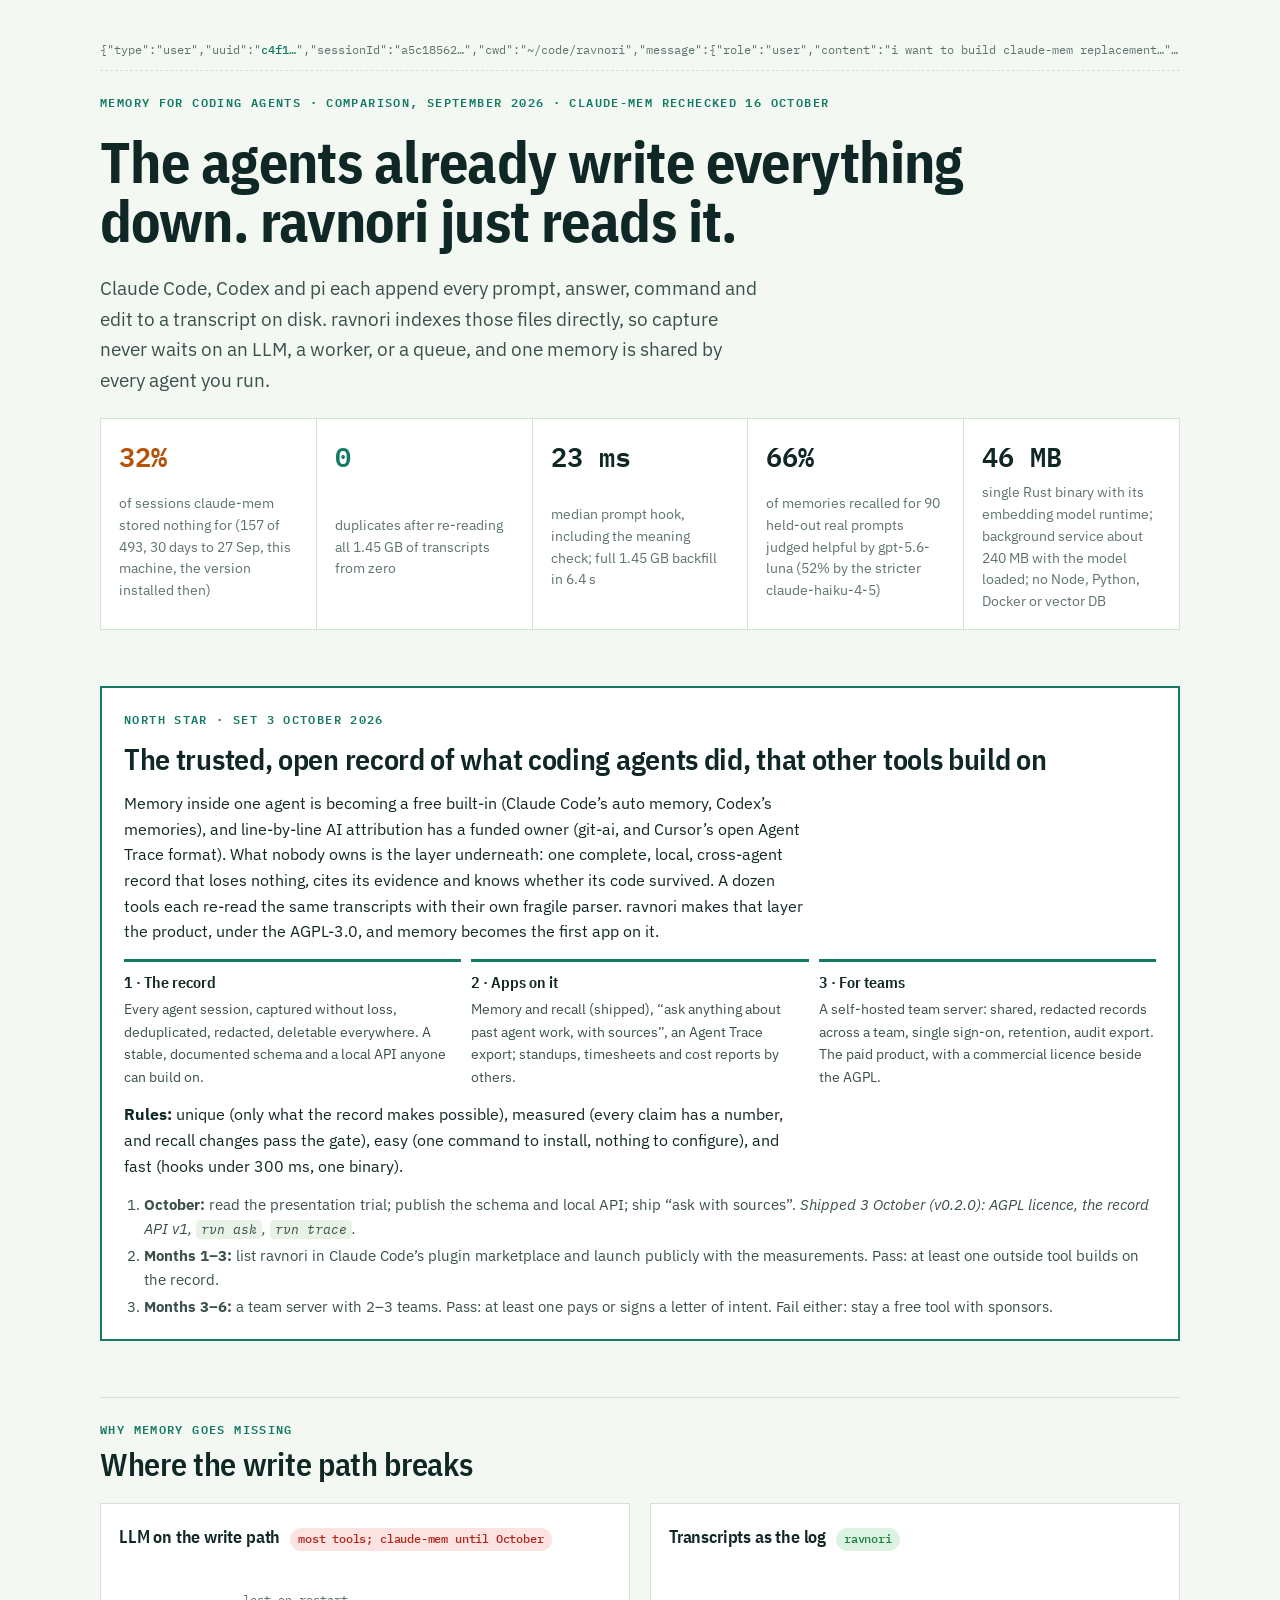
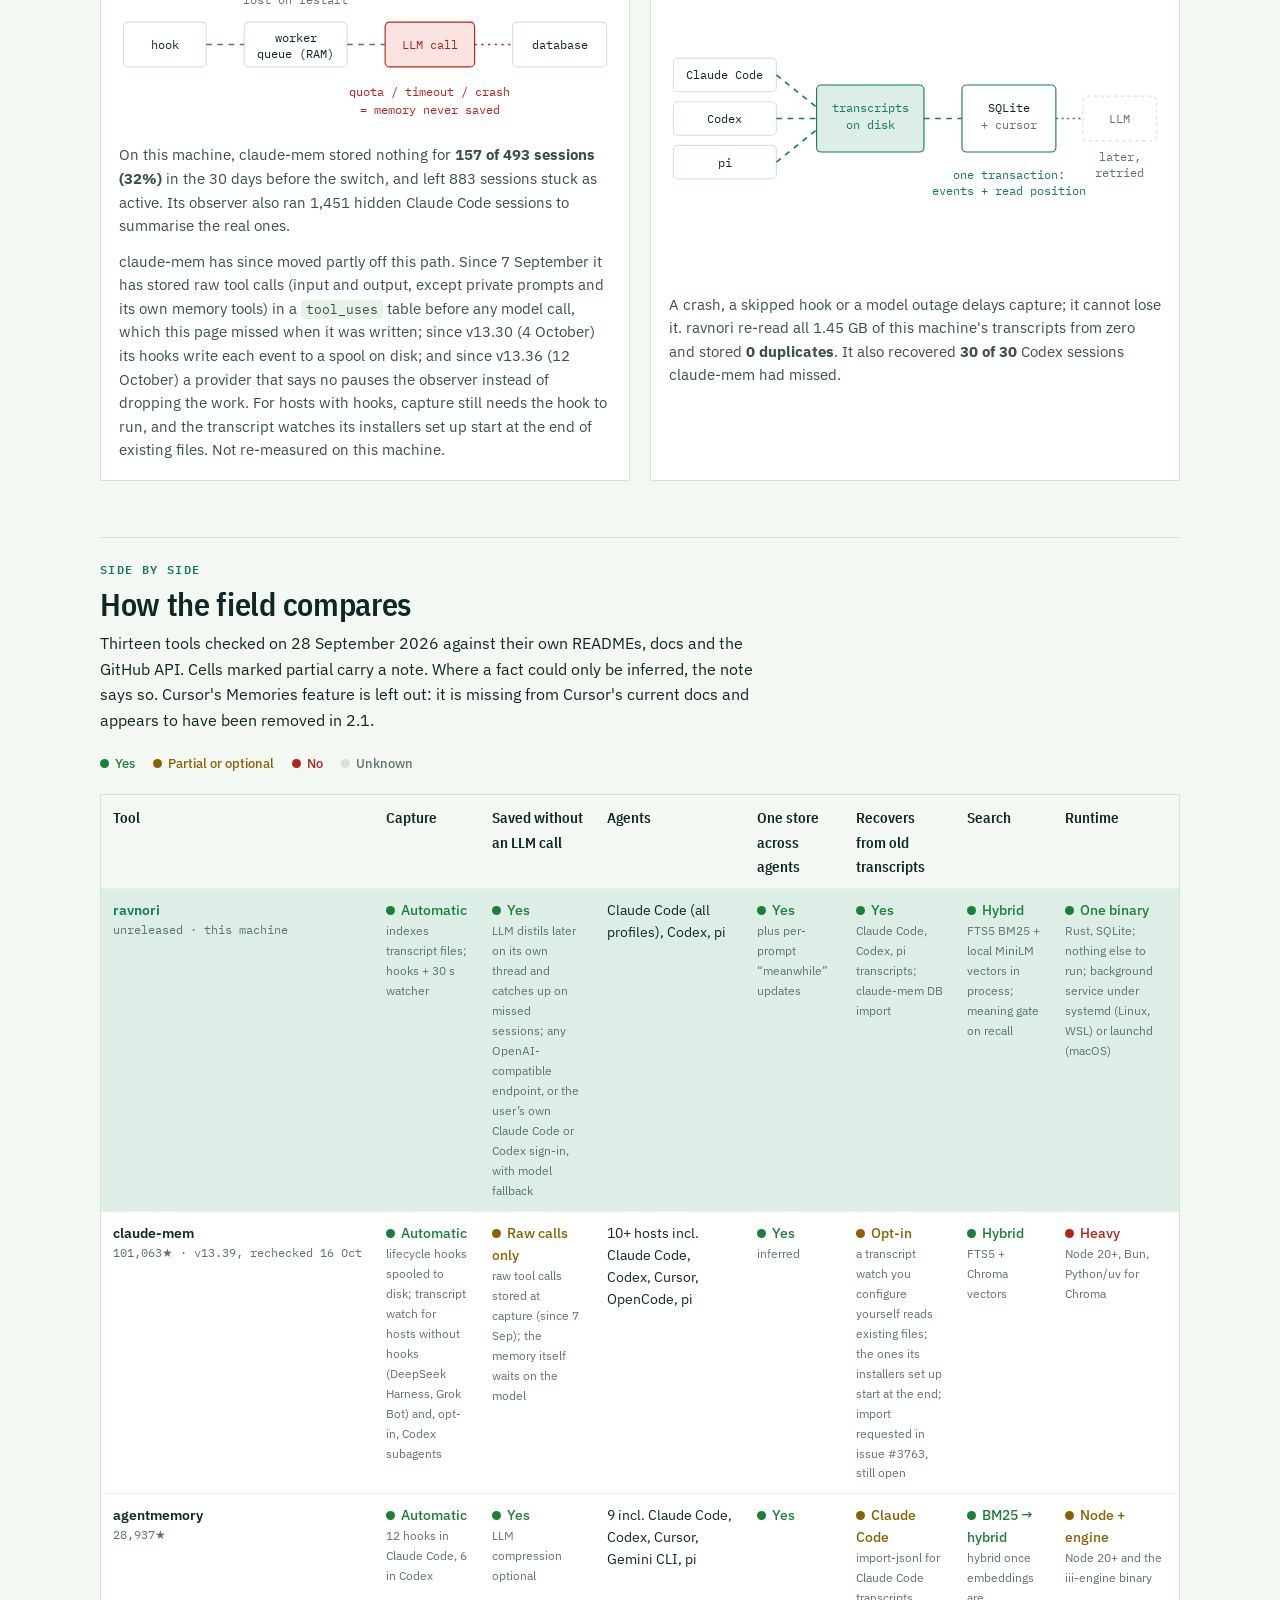
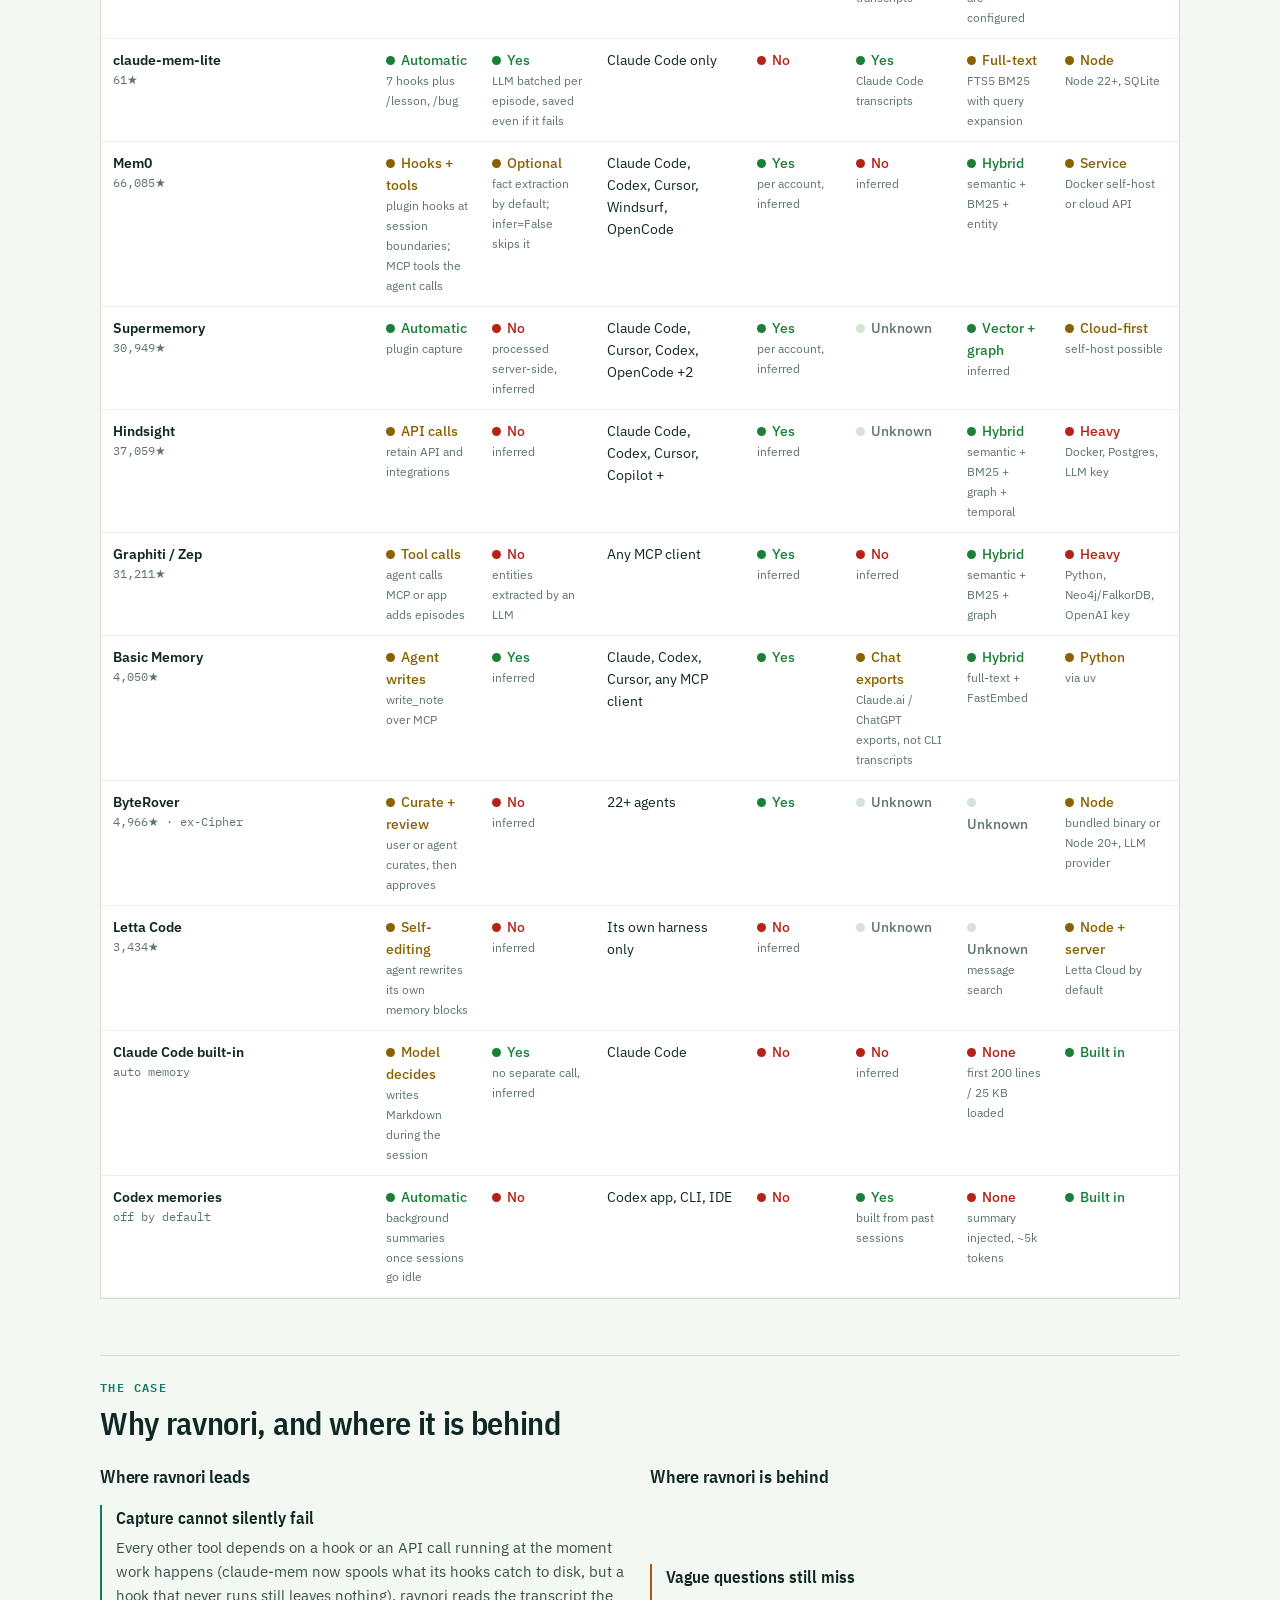
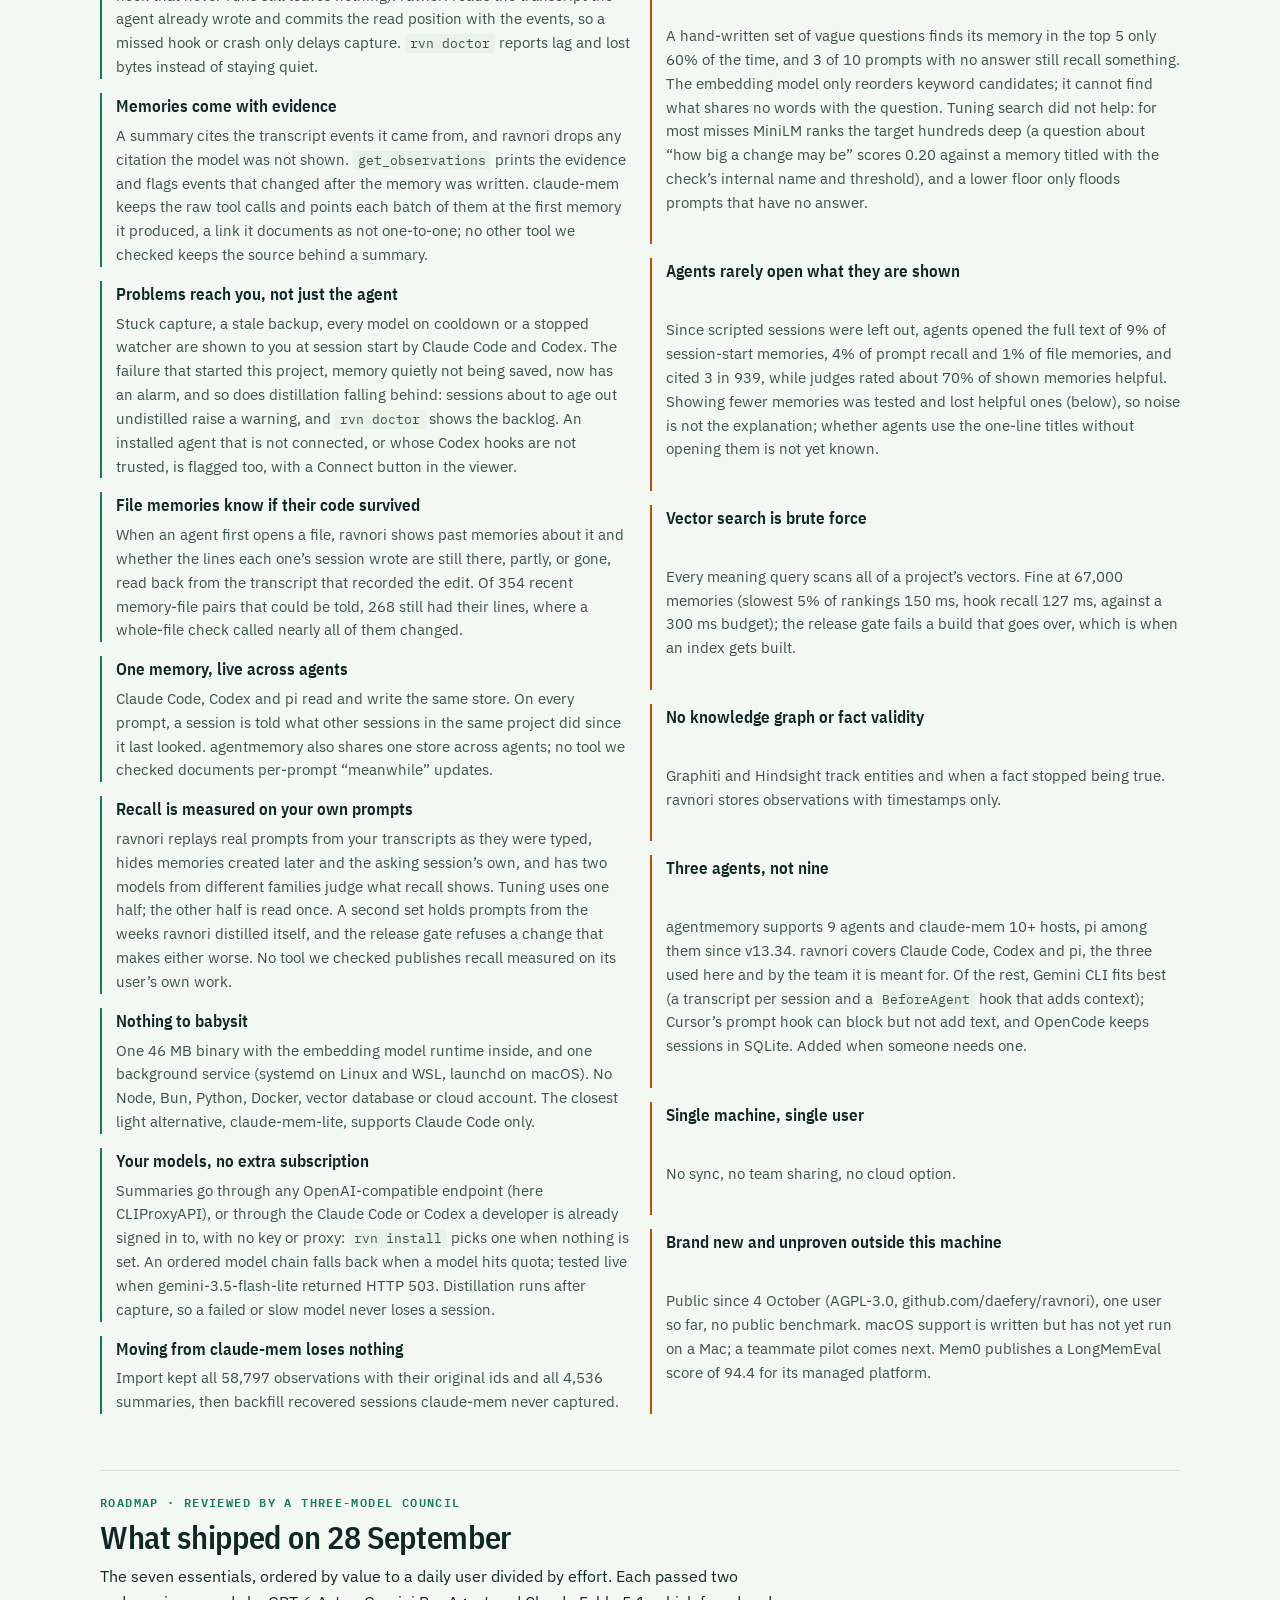
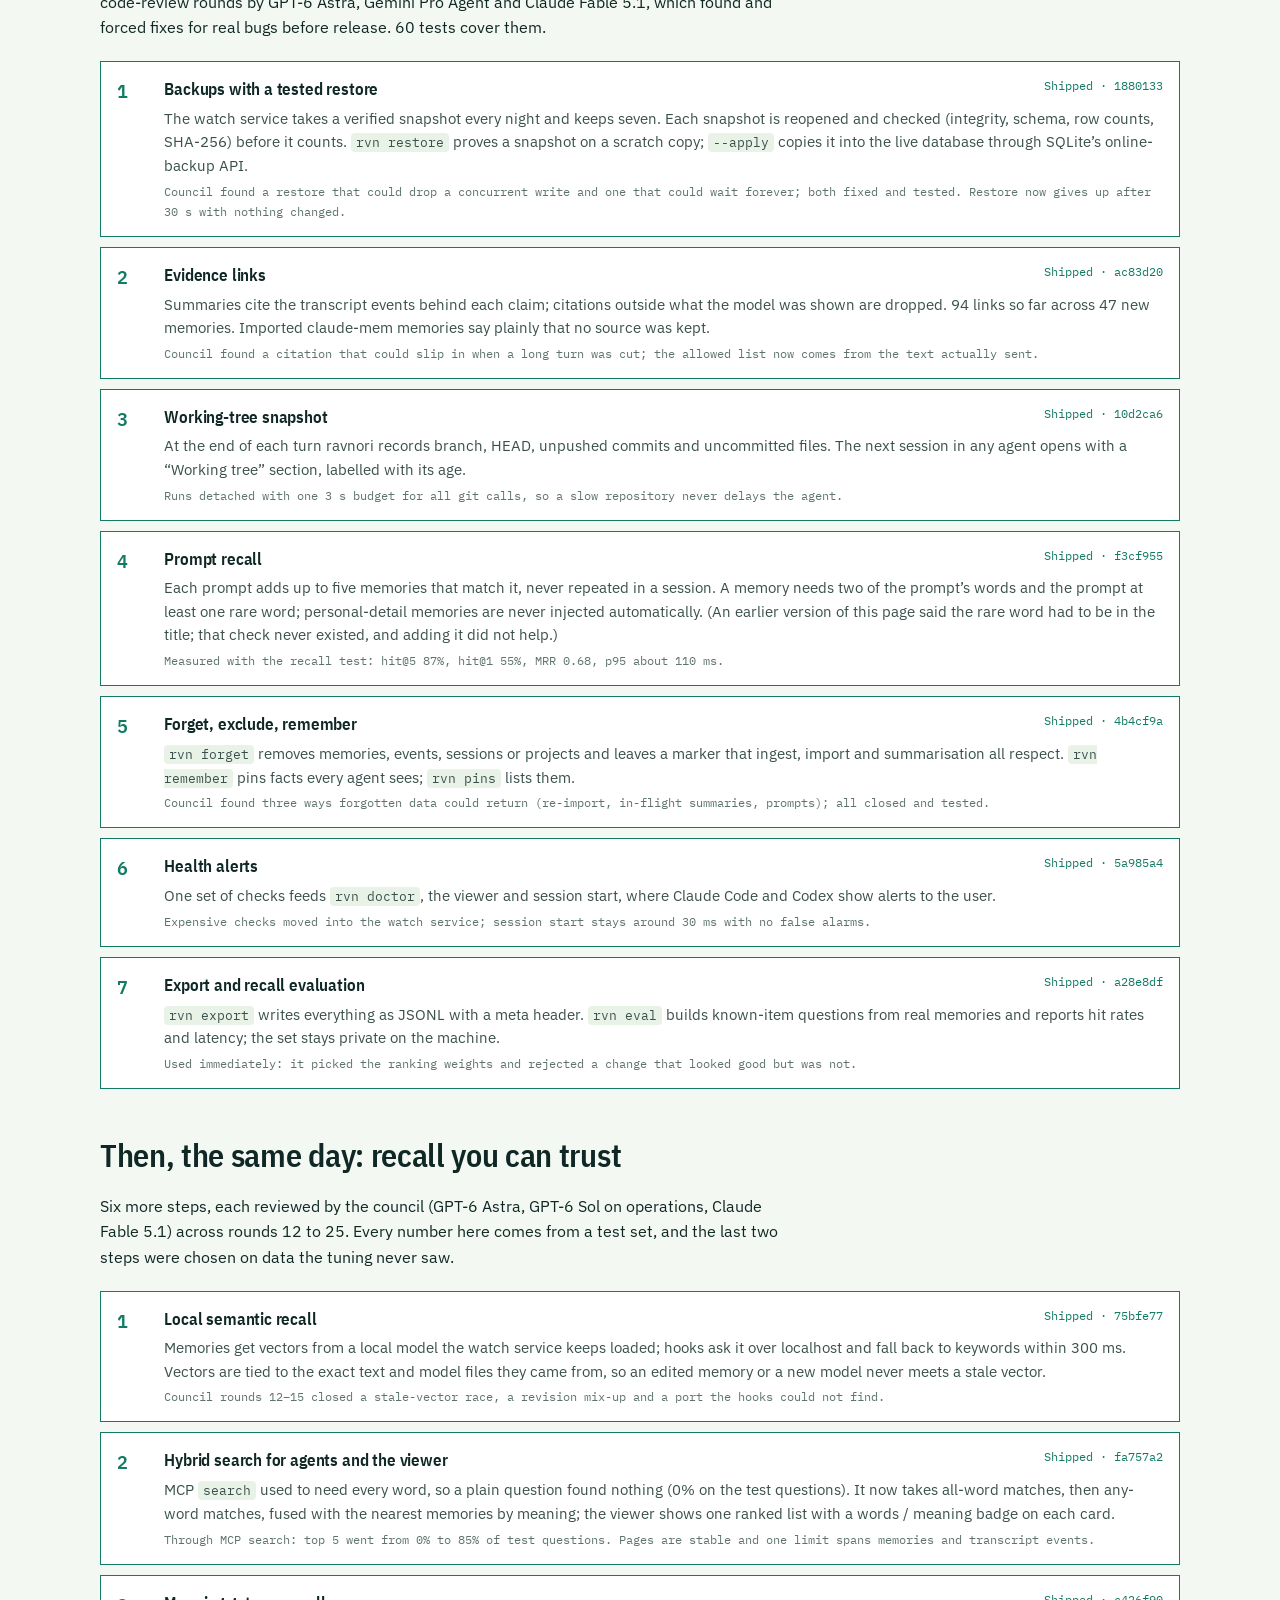
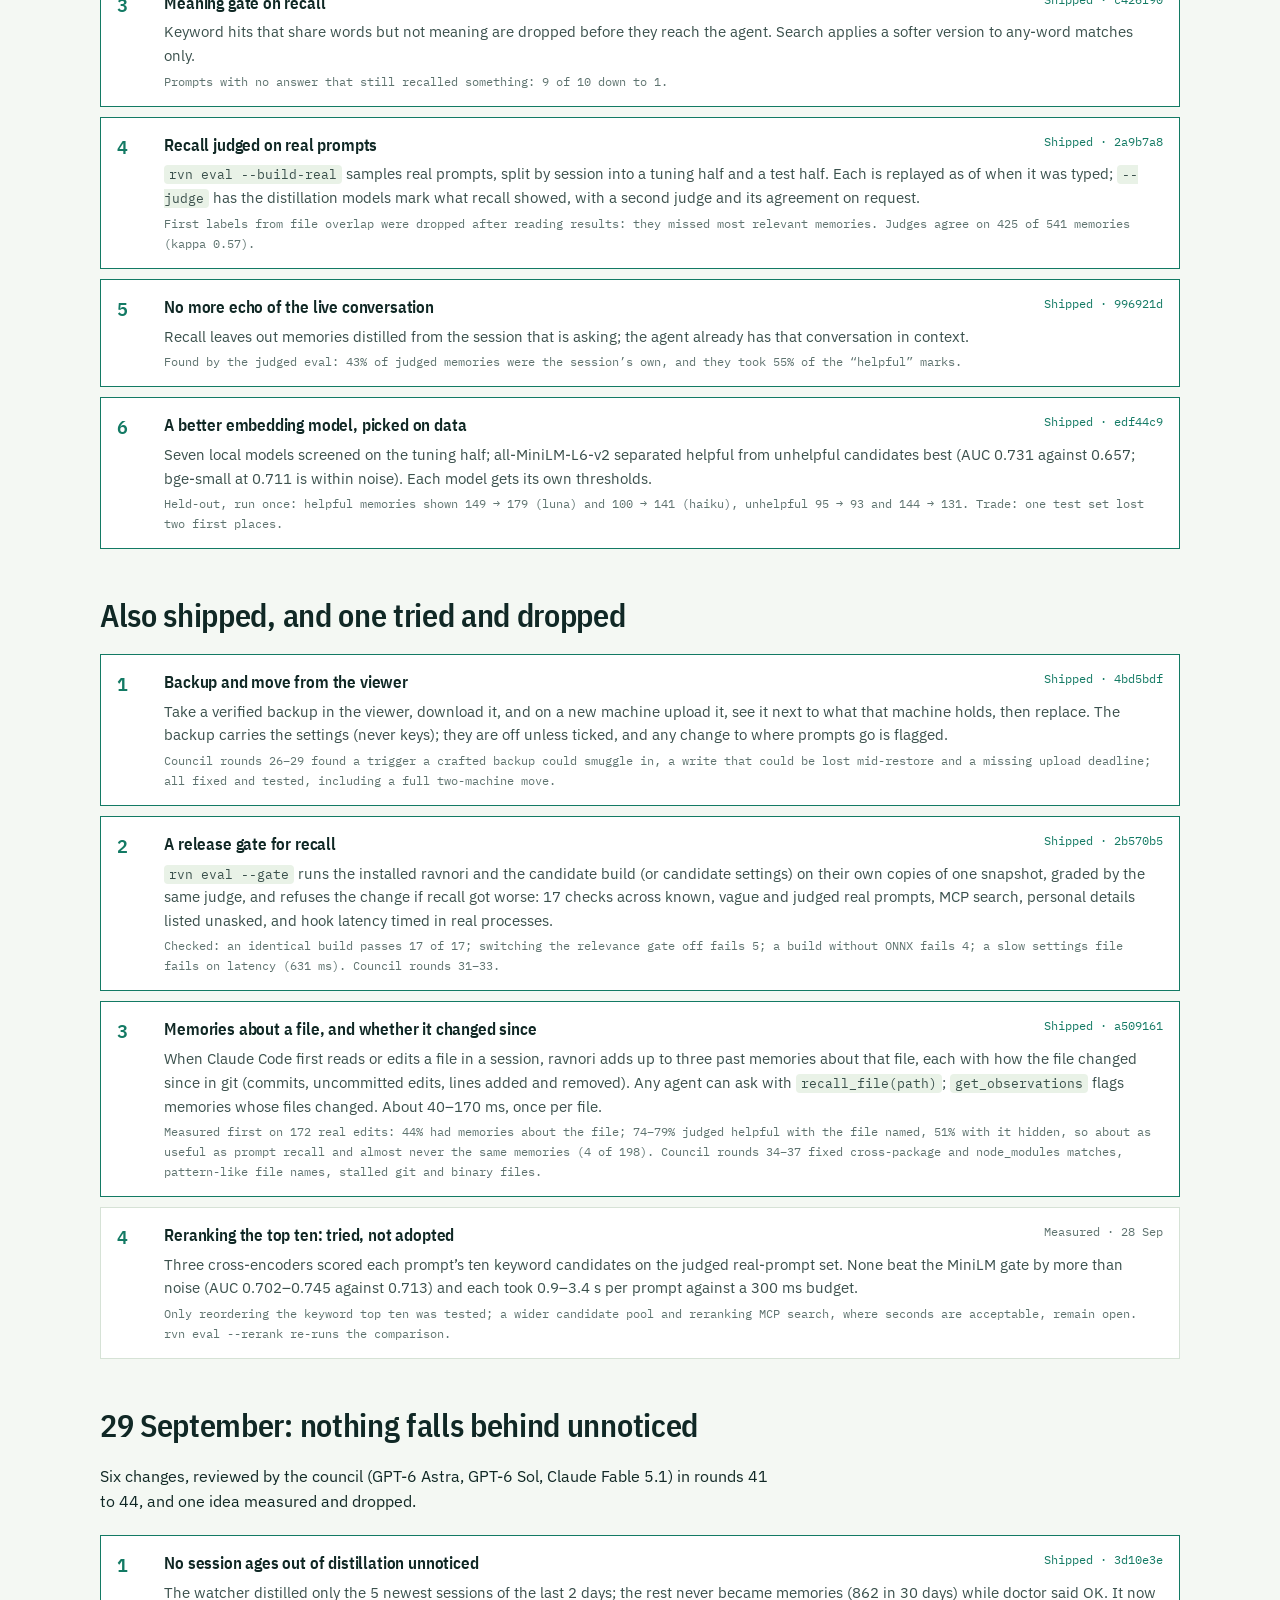
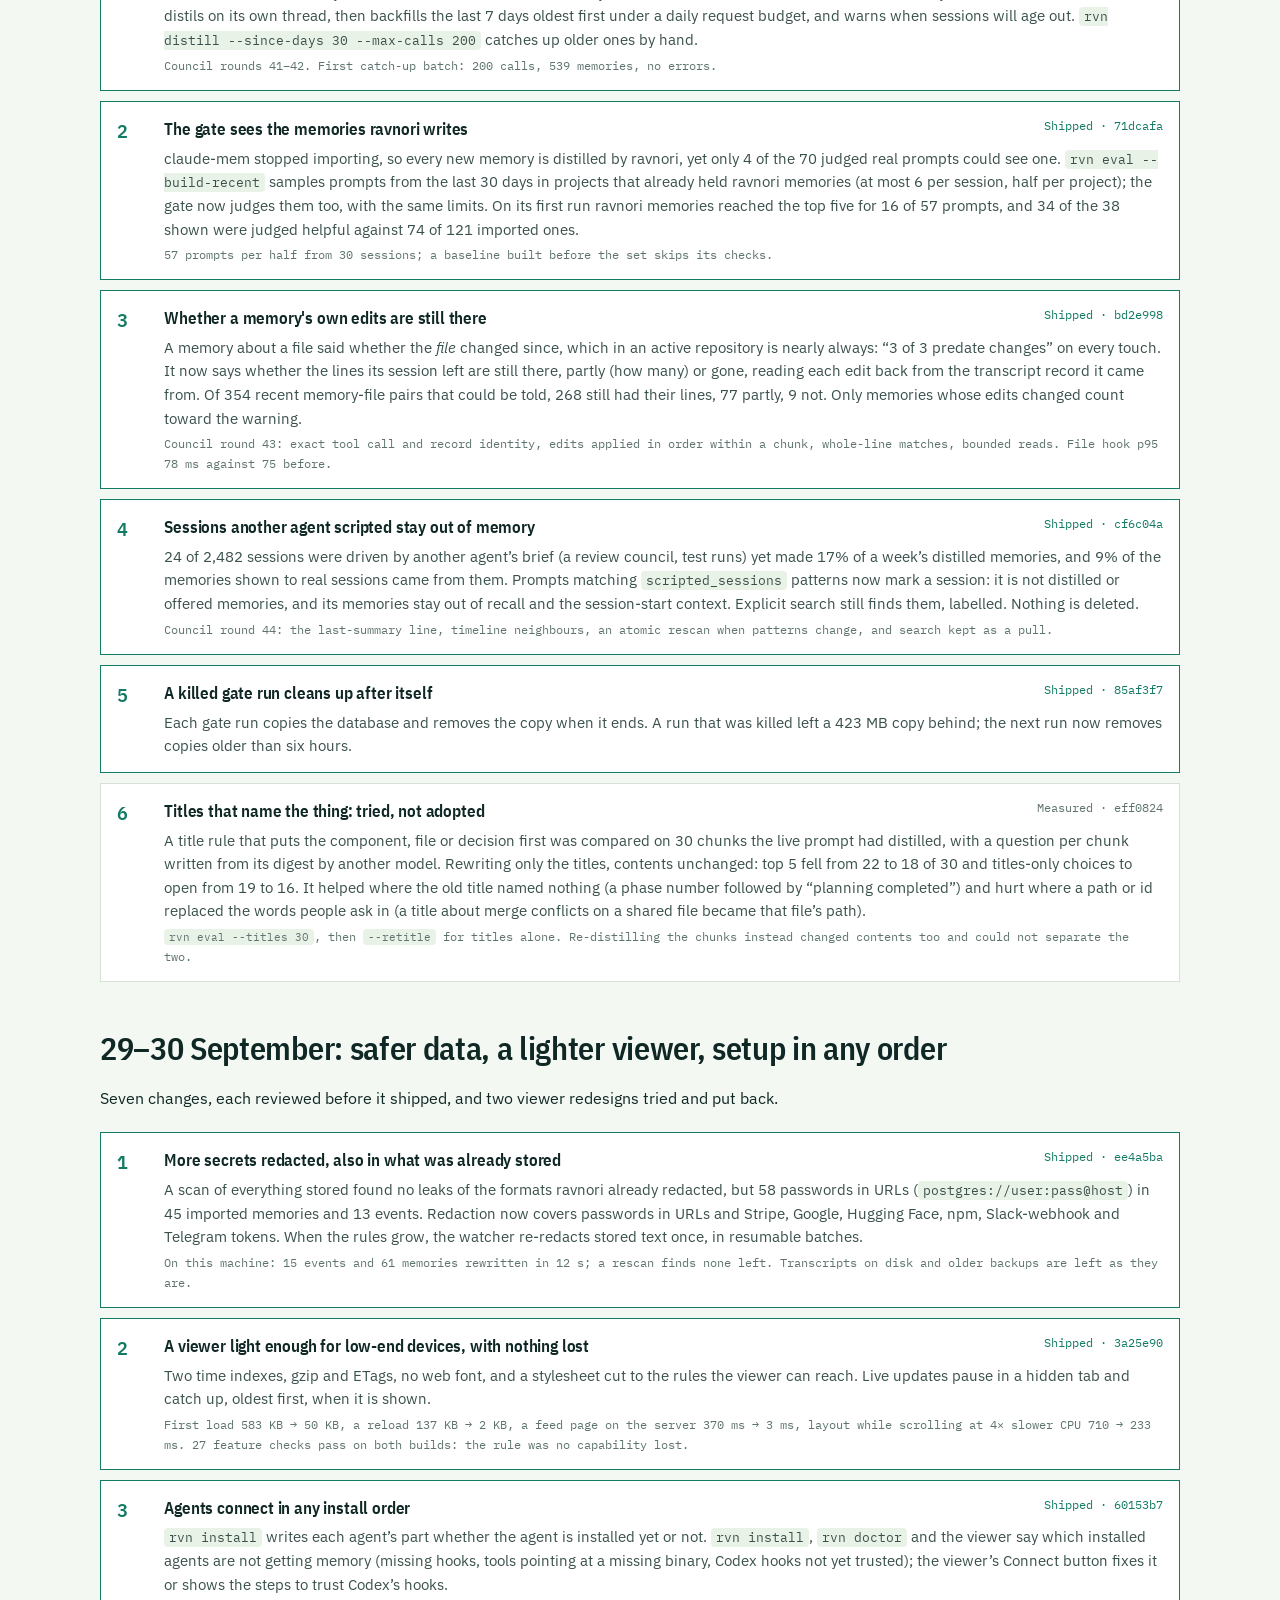
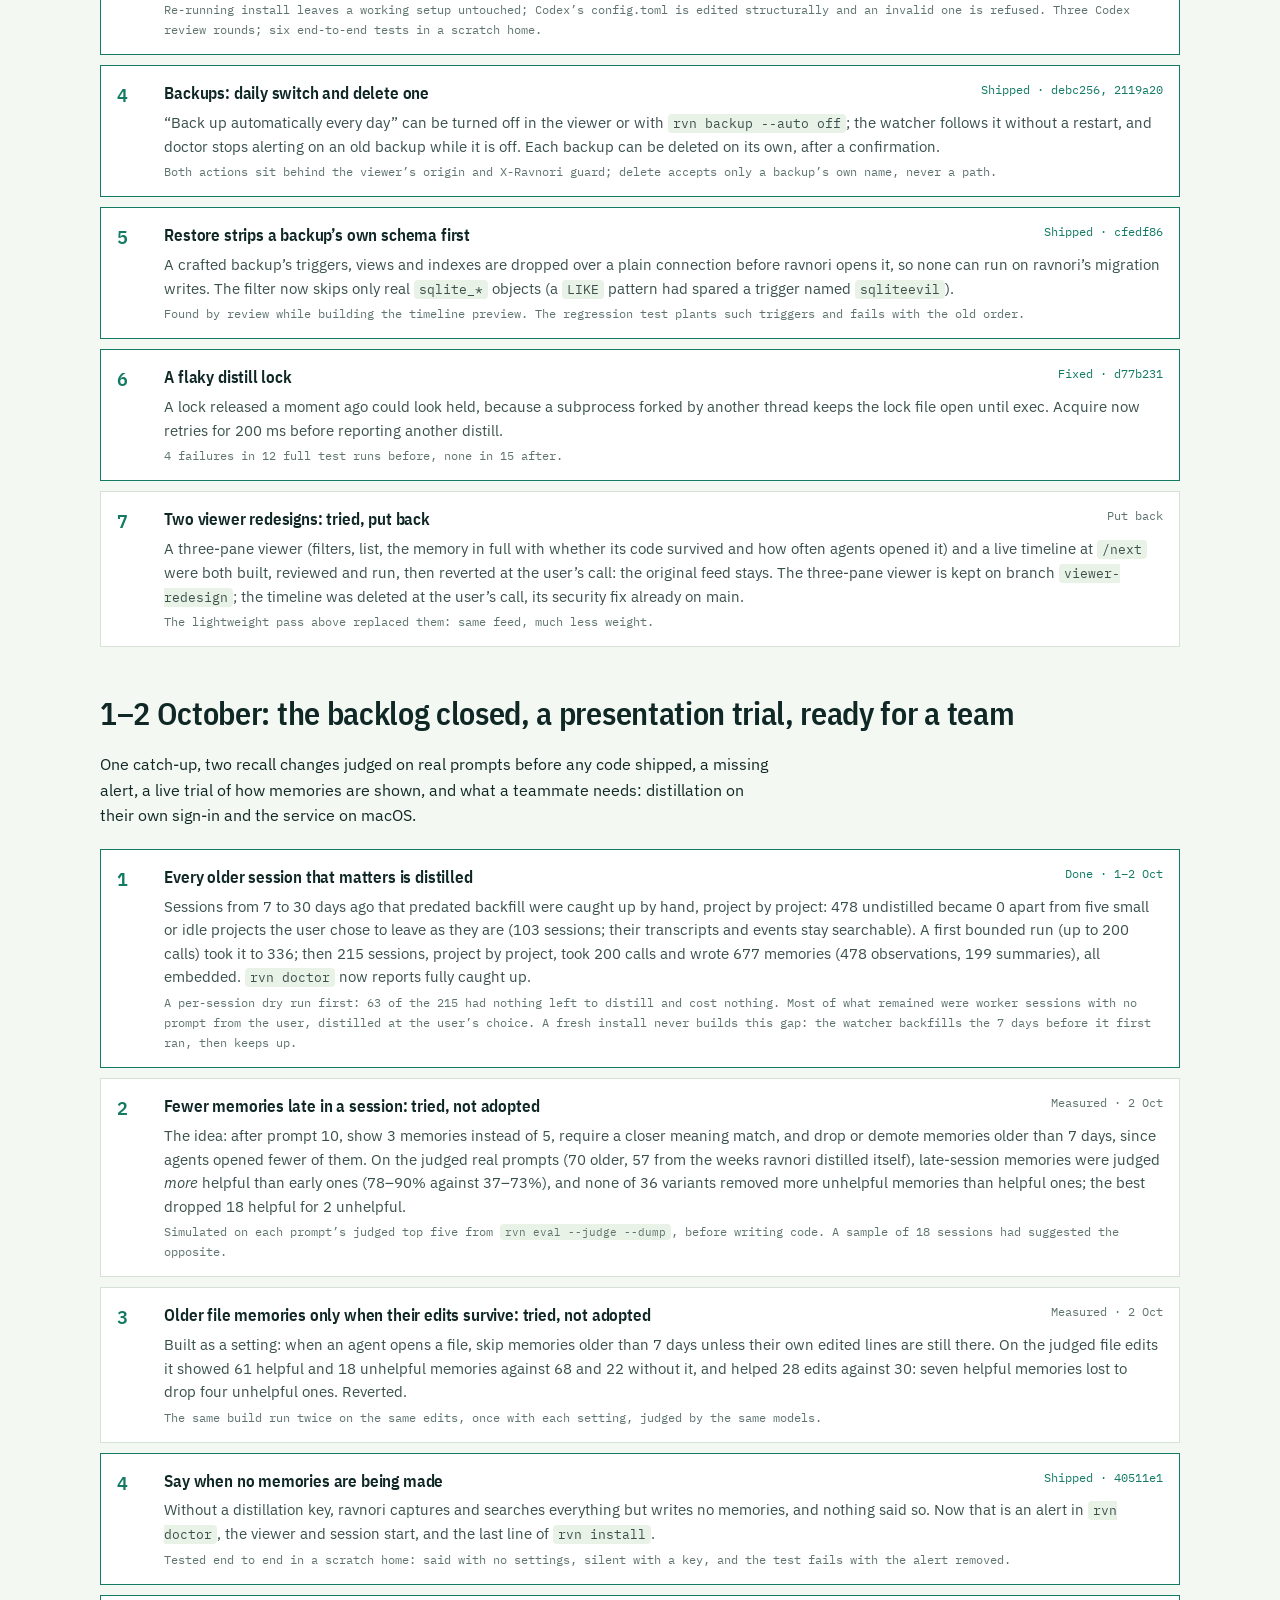
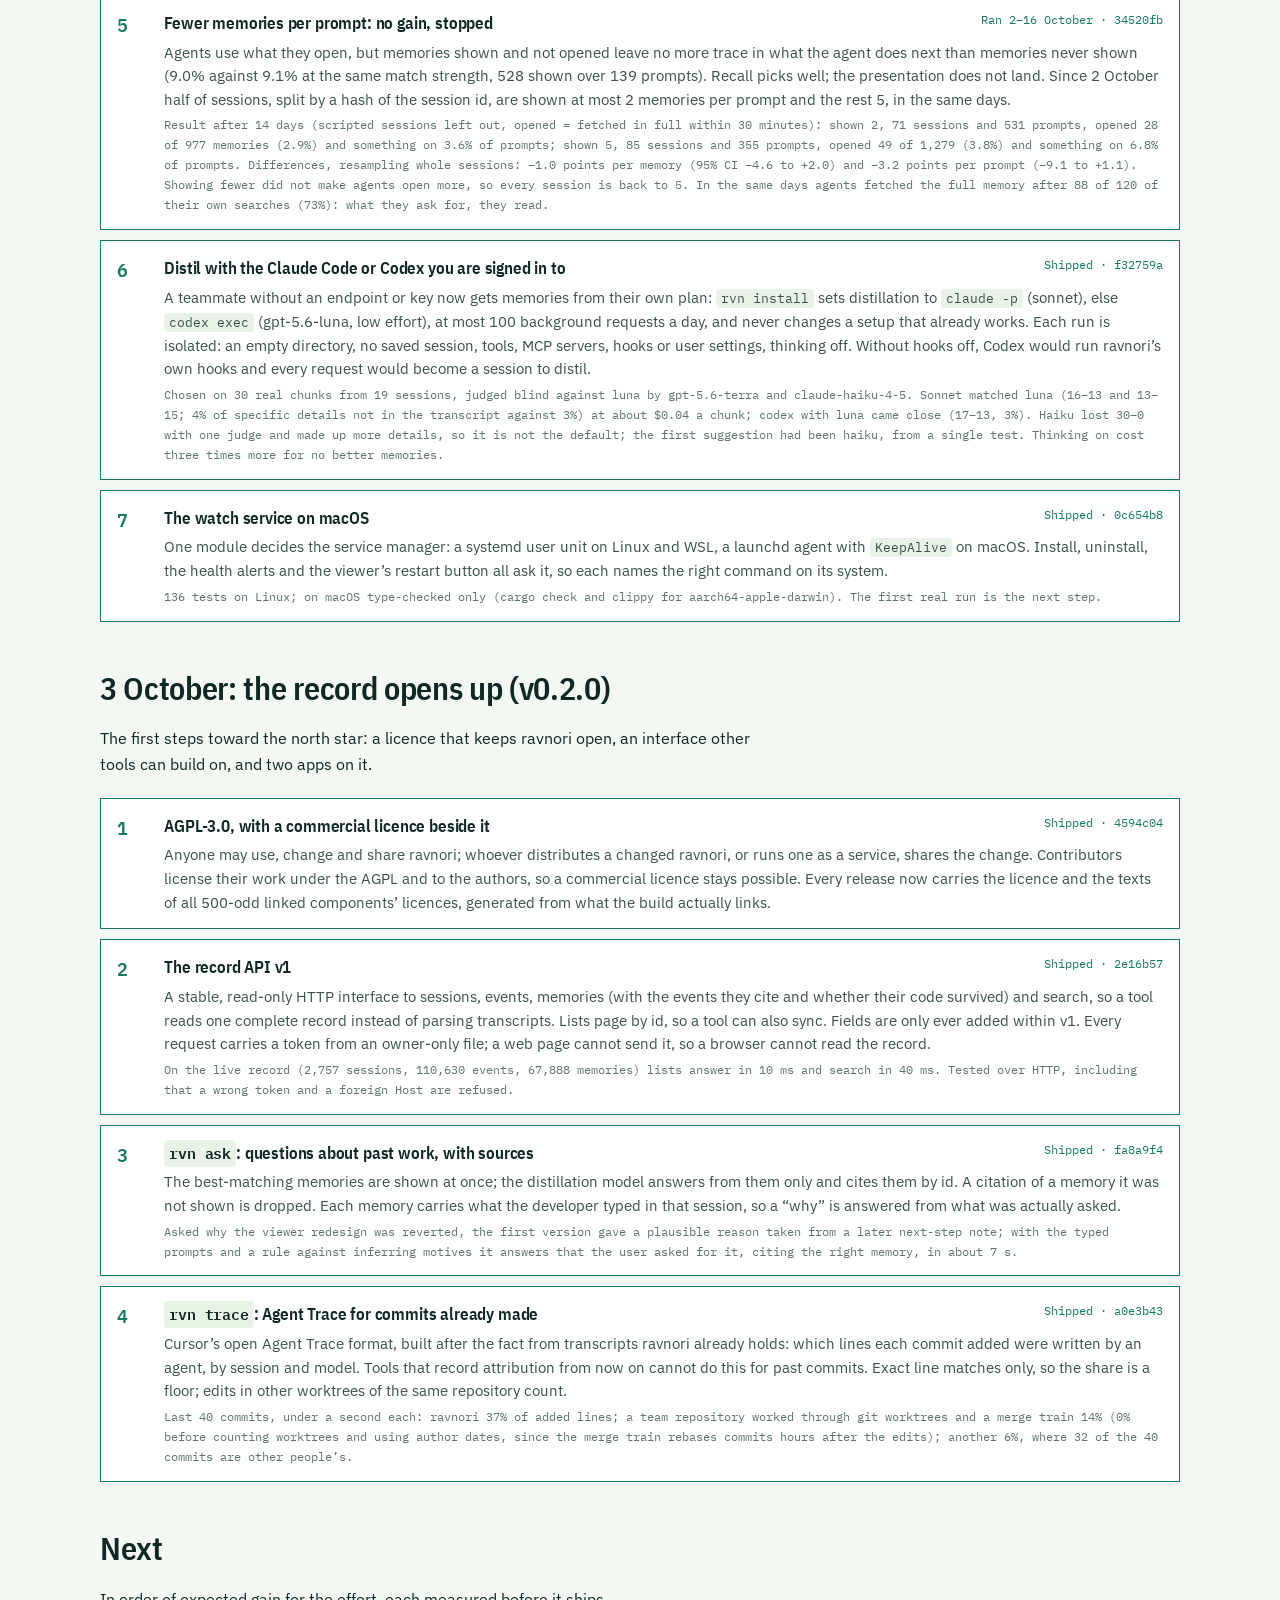
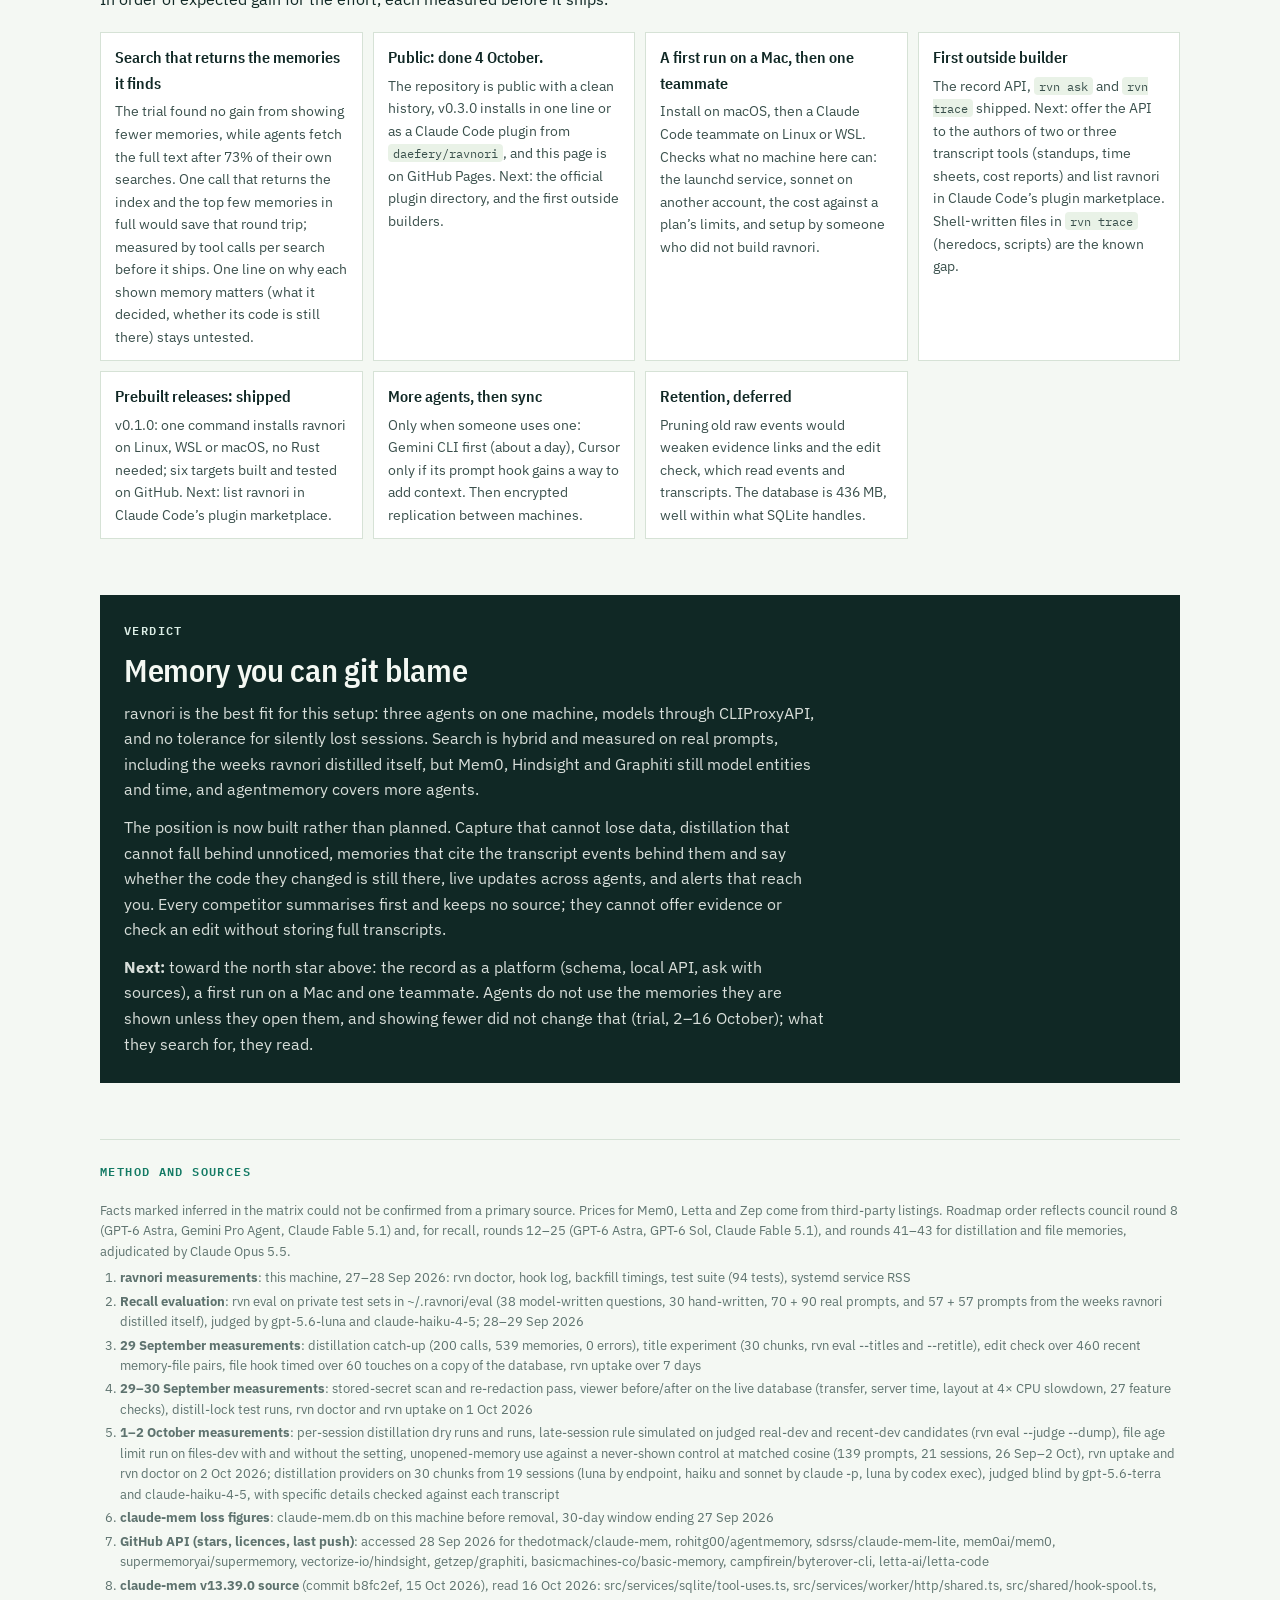
<file: docs/comparison.html>
<!doctype html>
<html lang="en">
<head>
<meta charset="utf-8">
<meta name="viewport" content="width=device-width, initial-scale=1, viewport-fit=cover">
<title>ravnori vs claude-mem &amp; co</title>
<link rel="preconnect" href="https://fonts.googleapis.com">
<link rel="stylesheet" href="https://fonts.googleapis.com/css2?family=IBM+Plex+Mono:wght@400;500;600&family=IBM+Plex+Sans+Condensed:wght@500;600;700&family=IBM+Plex+Sans:ital,wght@0,400;0,500;0,600;1,400&display=swap">
<style>
  :root {
    --paper: #F4F8F3;
    --panel: #ffffff;
    --ink: #102825;
    --ink-2: #3A504C;
    --ink-3: #5E736F;
    --rule: #D6E2D6;
    --rule-2: #E9F2E7;
    --teal: #137A64;
    --teal-soft: #DCEEE6;
    --amber: #b45309;
    --amber-soft: #fbeedd;
    --yes: #1a7f37;
    --yes-soft: #dcf2e3;
    --no: #b42318;
    --no-soft: #fbe3e1;
    --part: #8a6100;
    --part-soft: #f6ecd2;
    --code-bg: #E9F2E7;
    --display: "IBM Plex Sans Condensed", "Arial Narrow", system-ui, sans-serif;
    --body: "IBM Plex Sans", system-ui, -apple-system, "Segoe UI", sans-serif;
    --mono: "IBM Plex Mono", ui-monospace, "SFMono-Regular", Menlo, monospace;
  }
  @media (prefers-color-scheme: dark) {
    :root:not([data-theme="light"]) {
      color-scheme: dark;
      --paper: #0B1F1C; --panel: #102825; --ink: #E9F2E7; --ink-2: #BCCDC2; --ink-3: #8FA69C;
      --rule: #24453F; --rule-2: #16332F; --teal: #B5E38B; --teal-soft: #24402A;
      --amber: #f0a64a; --amber-soft: #3a2a14; --yes: #4fc57a; --yes-soft: #15321f;
      --no: #f07a6f; --no-soft: #3a1a17; --part: #e2b85c; --part-soft: #33290f; --code-bg: #16332F;
    }
  }
  :root[data-theme="dark"] {
    color-scheme: dark;
    --paper: #0B1F1C; --panel: #102825; --ink: #E9F2E7; --ink-2: #BCCDC2; --ink-3: #8FA69C;
    --rule: #24453F; --rule-2: #16332F; --teal: #B5E38B; --teal-soft: #24402A;
    --amber: #f0a64a; --amber-soft: #3a2a14; --yes: #4fc57a; --yes-soft: #15321f;
    --no: #f07a6f; --no-soft: #3a1a17; --part: #e2b85c; --part-soft: #33290f; --code-bg: #16332F;
  }

  * { box-sizing: border-box; }
  body {
    margin: 0;
    background: var(--paper);
    color: var(--ink);
    font: 16px/1.6 var(--body);
    padding-inline: 20px;
    padding-block: 0 64px;
  }
  .wrap { max-width: 1080px; margin: 0 auto; }
  .prose { max-width: 68ch; }
  h1, h2, h3 { font-family: var(--display); text-wrap: balance; margin: 0; letter-spacing: -0.01em; }
  h1 { font-size: clamp(2.2rem, 5vw, 3.6rem); line-height: 1.02; font-weight: 700; }
  h2 { font-size: clamp(1.5rem, 3vw, 2rem); font-weight: 600; line-height: 1.15; }
  h3 { font-size: 1.15rem; font-weight: 600; }
  p { margin: 0; }
  code, .mono { font-family: var(--mono); font-size: 0.88em; }
  code { background: var(--code-bg); padding: 1px 5px; border-radius: 4px; }
  a { color: var(--teal); }
  a:focus-visible, button:focus-visible, summary:focus-visible { outline: 2px solid var(--teal); outline-offset: 2px; }

  .eyebrow {
    font-family: var(--mono); font-size: 0.72rem; font-weight: 600; letter-spacing: 0.12em;
    text-transform: uppercase; color: var(--teal);
  }
  section { padding-block: 56px 0; display: grid; gap: 20px; }
  .section-head { display: grid; gap: 8px; border-top: 1px solid var(--rule); padding-top: 22px; }

  /* Masthead: a transcript line, because transcripts are the product */
  .mast { padding-block: 40px 0; display: grid; gap: 22px; }
  .jsonl {
    font-family: var(--mono); font-size: 0.78rem; color: var(--ink-3);
    white-space: nowrap; overflow: hidden; text-overflow: ellipsis;
    border-bottom: 1px dashed var(--rule); padding-bottom: 10px;
  }
  .jsonl b { color: var(--teal); font-weight: 500; }
  .lede { font-size: 1.2rem; color: var(--ink-2); max-width: 60ch; }

  .stats { display: grid; grid-template-columns: repeat(auto-fit, minmax(190px, 1fr)); gap: 1px; background: var(--rule); border: 1px solid var(--rule); }
  .stat { background: var(--panel); padding: 16px 18px; display: grid; gap: 4px; }
  .stat .n { font-family: var(--mono); font-size: 1.7rem; font-weight: 600; font-variant-numeric: tabular-nums; }
  .stat .l { font-size: 0.85rem; color: var(--ink-3); }
  .stat.warn .n { color: var(--amber); }
  .stat.good .n { color: var(--teal); }

  /* Write-path diagram */
  .paths { display: grid; grid-template-columns: repeat(auto-fit, minmax(320px, 1fr)); gap: 20px; }
  .path { background: var(--panel); border: 1px solid var(--rule); padding: 18px; display: grid; gap: 12px; }
  .path h3 { display: flex; align-items: baseline; gap: 10px; flex-wrap: wrap; }
  .path h3 .tag { font-family: var(--mono); font-size: 0.72rem; font-weight: 500; padding: 2px 8px; border-radius: 999px; }
  .tag.bad { background: var(--no-soft); color: var(--no); }
  .tag.good { background: var(--yes-soft); color: var(--yes); }
  .path svg { width: 100%; height: auto; display: block; }
  .path p { font-size: 0.92rem; color: var(--ink-2); }

  /* Matrix */
  .matrix-wrap { overflow-x: auto; border: 1px solid var(--rule); background: var(--panel); }
  table { border-collapse: collapse; width: 100%; min-width: 1180px; font-size: 0.86rem; }
  thead th:first-child, tbody th { width: 150px; }
  thead th:nth-child(4) { width: 150px; }
  th, td { padding: 10px 12px; border-bottom: 1px solid var(--rule-2); text-align: left; vertical-align: top; }
  thead th { font-family: var(--display); font-weight: 600; font-size: 0.95rem; background: var(--paper); position: sticky; top: 0; }
  tbody th { font-weight: 600; white-space: nowrap; }
  tbody th small { display: block; font-weight: 400; color: var(--ink-3); font-family: var(--mono); font-size: 0.72rem; }
  tr.us { background: var(--teal-soft); }
  tr.us th { color: var(--teal); }
  .c { display: inline; font-weight: 500; }
  .c::before { content: ""; display: inline-block; width: 9px; height: 9px; border-radius: 50%; margin-right: 6px; vertical-align: 0; }
  .c.y { color: var(--yes); } .c.y::before { background: var(--yes); }
  .c.n { color: var(--no); } .c.n::before { background: var(--no); }
  .c.p { color: var(--part); } .c.p::before { background: var(--part); }
  .c.u { color: var(--ink-3); } .c.u::before { background: var(--rule); }
  td .note { display: block; color: var(--ink-3); font-size: 0.78rem; }
  .legend { display: flex; flex-wrap: wrap; gap: 18px; font-size: 0.82rem; color: var(--ink-3); }

  /* Claims and gaps */
  .two { display: grid; grid-template-columns: repeat(auto-fit, minmax(300px, 1fr)); gap: 20px; }
  .claims { display: grid; gap: 14px; }
  .claim { display: grid; gap: 4px; padding-left: 14px; border-left: 2px solid var(--teal); }
  .claim b { font-family: var(--display); font-size: 1.05rem; font-weight: 600; }
  .claim span { color: var(--ink-2); font-size: 0.93rem; }
  .gap { border-left-color: var(--amber); }

  /* Roadmap */
  .road { display: grid; gap: 10px; counter-reset: step; }
  .item {
    background: var(--panel); border: 1px solid var(--rule); padding: 14px 16px;
    display: grid; grid-template-columns: 2.2rem 1fr auto; gap: 4px 12px; align-items: start;
  }
  .item::before {
    counter-increment: step; content: counter(step);
    font-family: var(--mono); font-weight: 600; color: var(--teal); font-size: 1.1rem; grid-row: span 2;
  }
  .item h3 { font-size: 1.05rem; }
  .item .effort { font-family: var(--mono); font-size: 0.75rem; color: var(--ink-3); white-space: nowrap; }
  .item p { grid-column: 2 / 4; color: var(--ink-2); font-size: 0.92rem; }
  .item .how { display: block; margin-top: 4px; font-family: var(--mono); font-size: 0.78rem; color: var(--ink-3); }
  .item.done { border-color: var(--teal); }
  .item.done .effort { color: var(--teal); }
  .nice { display: grid; grid-template-columns: repeat(auto-fit, minmax(240px, 1fr)); gap: 10px; }
  .nice div { background: var(--panel); border: 1px solid var(--rule); padding: 12px 14px; display: grid; gap: 4px; align-content: start; }
  .nice b { font-family: var(--display); font-weight: 600; }
  .nice span { font-size: 0.88rem; color: var(--ink-2); }

  .star { border: 2px solid var(--teal); background: var(--panel); padding: 22px 22px 20px; display: grid; gap: 14px; }
  .star h2 { font-size: clamp(1.4rem, 3vw, 1.9rem); }
  .star .layers { display: grid; grid-template-columns: repeat(auto-fit, minmax(210px, 1fr)); gap: 10px; }
  .star .layers div { border-top: 3px solid var(--teal); padding-top: 8px; display: grid; gap: 3px; }
  .star .layers b { font-family: var(--display); font-weight: 600; }
  .star .layers span { font-size: 0.88rem; color: var(--ink-2); }
  .star .gates { margin: 0; padding-left: 20px; display: grid; gap: 4px; font-size: 0.92rem; color: var(--ink-2); }
  .verdict { background: var(--ink); color: var(--paper); padding: 26px 24px; display: grid; gap: 12px; }
  .verdict .eyebrow { color: var(--teal-soft); }
  .verdict h2 { color: var(--paper); }
  .verdict p { color: var(--paper); opacity: 0.88; max-width: 70ch; }

  .sources { font-size: 0.8rem; color: var(--ink-3); display: grid; gap: 6px; }
  .sources ol { margin: 0; padding-left: 20px; display: grid; gap: 3px; }
  .sources a { word-break: break-all; }

  @media (max-width: 560px) {
    .item { grid-template-columns: 1.8rem 1fr; }
    .item .effort { grid-column: 2; }
    .item p { grid-column: 1 / 3; }
  }
  @media (prefers-reduced-motion: no-preference) {
    .path .flow { stroke-dasharray: 5 5; animation: dash 1.4s linear infinite; }
    @keyframes dash { to { stroke-dashoffset: -20; } }
  }
</style>

</head>
<body>
<div class="wrap">

  <header class="mast">
    <div class="jsonl" aria-hidden="true">{"type":"user","uuid":"<b>c4f1…</b>","sessionId":"a5c18562…","cwd":"~/code/ravnori","message":{"role":"user","content":"i want to build claude-mem replacement…"}}</div>
    <div class="eyebrow">Memory for coding agents · comparison, September 2026 · claude-mem rechecked 16 October</div>
    <h1>The agents already write everything down. ravnori just reads it.</h1>
    <p class="lede">Claude Code, Codex and pi each append every prompt, answer, command and edit to a transcript on disk. ravnori indexes those files directly, so capture never waits on an LLM, a worker, or a queue, and one memory is shared by every agent you run.</p>
    <div class="stats" id="stats">

      <div class="stat warn"><span class="n">32%</span><span class="l">of sessions claude-mem stored nothing for (157 of 493, 30 days to 27 Sep, this machine, the version installed then)</span></div>
      <div class="stat good"><span class="n">0</span><span class="l">duplicates after re-reading all 1.45 GB of transcripts from zero</span></div>
      <div class="stat"><span class="n">23 ms</span><span class="l">median prompt hook, including the meaning check; full 1.45 GB backfill in 6.4 s</span></div>
      <div class="stat"><span class="n">66%</span><span class="l">of memories recalled for 90 held-out real prompts judged helpful by gpt-5.6-luna (52% by the stricter claude-haiku-4-5)</span></div>
      <div class="stat"><span class="n">46 MB</span><span class="l">single Rust binary with its embedding model runtime; background service about 240 MB with the model loaded; no Node, Python, Docker or vector DB</span></div>
    </div>
  </header>

  <section id="northstar">
    <div class="star">
      <div class="eyebrow">North star · set 3 October 2026</div>
      <h2>The trusted, open record of what coding agents did, that other tools build on</h2>
      <p class="prose">Memory inside one agent is becoming a free built-in (Claude Code’s auto memory, Codex’s memories), and line-by-line AI attribution has a funded owner (git-ai, and Cursor’s open Agent Trace format). What nobody owns is the layer underneath: one complete, local, cross-agent record that loses nothing, cites its evidence and knows whether its code survived. A dozen tools each re-read the same transcripts with their own fragile parser. ravnori makes that layer the product, under the AGPL-3.0, and memory becomes the first app on it.</p>
      <div class="layers">
        <div><b>1 · The record</b><span>Every agent session, captured without loss, deduplicated, redacted, deletable everywhere. A stable, documented schema and a local API anyone can build on.</span></div>
        <div><b>2 · Apps on it</b><span>Memory and recall (shipped), “ask anything about past agent work, with sources”, an Agent Trace export; standups, timesheets and cost reports by others.</span></div>
        <div><b>3 · For teams</b><span>A self-hosted team server: shared, redacted records across a team, single sign-on, retention, audit export. The paid product, with a commercial licence beside the AGPL.</span></div>
      </div>
      <p class="prose"><b>Rules:</b> unique (only what the record makes possible), measured (every claim has a number, and recall changes pass the gate), easy (one command to install, nothing to configure), and fast (hooks under 300 ms, one binary).</p>
      <ol class="gates">
        <li><b>October:</b> read the presentation trial; publish the schema and local API; ship “ask with sources”. <i>Shipped 3 October (v0.2.0): AGPL licence, the record API v1, <code>rvn ask</code>, <code>rvn trace</code>.</i></li>
        <li><b>Months 1–3:</b> list ravnori in Claude Code’s plugin marketplace and launch publicly with the measurements. Pass: at least one outside tool builds on the record.</li>
        <li><b>Months 3–6:</b> a team server with 2–3 teams. Pass: at least one pays or signs a letter of intent. Fail either: stay a free tool with sponsors.</li>
      </ol>
    </div>
  </section>

  <section id="paths">
    <div class="section-head">
      <div class="eyebrow">Why memory goes missing</div>
      <h2>Where the write path breaks</h2>
    </div>
    <div class="paths">
      <div class="path">
        <h3>LLM on the write path <span class="tag bad">most tools; claude-mem until October</span></h3>
        <svg viewBox="0 0 440 150" role="img" aria-label="Hook sends to a worker queue, which waits on an LLM before anything is saved">
          <g font-family="IBM Plex Mono, monospace" font-size="11" fill="currentColor">
            <rect x="4" y="52" width="74" height="40" rx="4" fill="var(--panel)" stroke="var(--rule)"/><text x="41" y="76" text-anchor="middle">hook</text>
            <rect x="112" y="52" width="92" height="40" rx="4" fill="var(--panel)" stroke="var(--rule)"/><text x="158" y="70" text-anchor="middle">worker</text><text x="158" y="84" text-anchor="middle">queue (RAM)</text>
            <rect x="238" y="52" width="80" height="40" rx="4" fill="var(--no-soft)" stroke="var(--no)"/><text x="278" y="76" text-anchor="middle" fill="var(--no)">LLM call</text>
            <rect x="352" y="52" width="84" height="40" rx="4" fill="var(--panel)" stroke="var(--rule)"/><text x="394" y="76" text-anchor="middle">database</text>
            <line class="flow" x1="78" y1="72" x2="112" y2="72" stroke="var(--ink-3)" stroke-width="1.5"/>
            <line class="flow" x1="204" y1="72" x2="238" y2="72" stroke="var(--ink-3)" stroke-width="1.5"/>
            <line x1="318" y1="72" x2="352" y2="72" stroke="var(--no)" stroke-width="1.5" stroke-dasharray="2 4"/>
            <text x="278" y="118" text-anchor="middle" fill="var(--no)">quota / timeout / crash</text>
            <text x="278" y="134" text-anchor="middle" fill="var(--no)">= memory never saved</text>
            <text x="158" y="36" text-anchor="middle" fill="var(--ink-3)">lost on restart</text>
          </g>
        </svg>
        <p>On this machine, claude-mem stored nothing for <b>157 of 493 sessions (32%)</b> in the 30 days before the switch, and left 883 sessions stuck as active. Its observer also ran 1,451 hidden Claude Code sessions to summarise the real ones.</p>
        <p>claude-mem has since moved partly off this path. Since 7 September it has stored raw tool calls (input and output, except private prompts and its own memory tools) in a <code>tool_uses</code> table before any model call, which this page missed when it was written; since v13.30 (4 October) its hooks write each event to a spool on disk; and since v13.36 (12 October) a provider that says no pauses the observer instead of dropping the work. For hosts with hooks, capture still needs the hook to run, and the transcript watches its installers set up start at the end of existing files. Not re-measured on this machine.</p>
      </div>
      <div class="path">
        <h3>Transcripts as the log <span class="tag good">ravnori</span></h3>
        <svg viewBox="0 0 440 150" role="img" aria-label="Agents append transcripts; ravnori reads new lines into SQLite; an LLM summarises later, off the write path">
          <g font-family="IBM Plex Mono, monospace" font-size="11" fill="currentColor">
            <rect x="4" y="18" width="92" height="30" rx="4" fill="var(--panel)" stroke="var(--rule)"/><text x="50" y="37" text-anchor="middle">Claude Code</text>
            <rect x="4" y="57" width="92" height="30" rx="4" fill="var(--panel)" stroke="var(--rule)"/><text x="50" y="76" text-anchor="middle">Codex</text>
            <rect x="4" y="96" width="92" height="30" rx="4" fill="var(--panel)" stroke="var(--rule)"/><text x="50" y="115" text-anchor="middle">pi</text>
            <rect x="132" y="42" width="96" height="60" rx="4" fill="var(--teal-soft)" stroke="var(--teal)"/><text x="180" y="66" text-anchor="middle" fill="var(--teal)">transcripts</text><text x="180" y="81" text-anchor="middle" fill="var(--teal)">on disk</text>
            <rect x="262" y="42" width="84" height="60" rx="4" fill="var(--panel)" stroke="var(--teal)"/><text x="304" y="66" text-anchor="middle">SQLite</text><text x="304" y="81" text-anchor="middle" fill="var(--ink-3)">+ cursor</text>
            <rect x="370" y="52" width="66" height="40" rx="4" fill="var(--panel)" stroke="var(--rule)" stroke-dasharray="3 3"/><text x="403" y="76" text-anchor="middle" fill="var(--ink-3)">LLM</text>
            <line class="flow" x1="96" y1="33" x2="132" y2="62" stroke="var(--teal)" stroke-width="1.5"/>
            <line class="flow" x1="96" y1="72" x2="132" y2="72" stroke="var(--teal)" stroke-width="1.5"/>
            <line class="flow" x1="96" y1="111" x2="132" y2="82" stroke="var(--teal)" stroke-width="1.5"/>
            <line class="flow" x1="228" y1="72" x2="262" y2="72" stroke="var(--teal)" stroke-width="1.5"/>
            <line x1="346" y1="72" x2="370" y2="72" stroke="var(--ink-3)" stroke-width="1.2" stroke-dasharray="2 3"/>
            <text x="304" y="126" text-anchor="middle" fill="var(--teal)">one transaction:</text>
            <text x="304" y="140" text-anchor="middle" fill="var(--teal)">events + read position</text>
            <text x="403" y="110" text-anchor="middle" fill="var(--ink-3)">later,</text><text x="403" y="124" text-anchor="middle" fill="var(--ink-3)">retried</text>
          </g>
        </svg>
        <p>A crash, a skipped hook or a model outage delays capture; it cannot lose it. ravnori re-read all 1.45 GB of this machine's transcripts from zero and stored <b>0 duplicates</b>. It also recovered <b>30 of 30</b> Codex sessions claude-mem had missed.</p>
      </div>
    </div>
  </section>

  <section id="matrix">
    <div class="section-head">
      <div class="eyebrow">Side by side</div>
      <h2>How the field compares</h2>
      <p class="prose" id="matrix-note">Thirteen tools checked on 28 September 2026 against their own READMEs, docs and the GitHub API. Cells marked partial carry a note. Where a fact could only be inferred, the note says so. Cursor's Memories feature is left out: it is missing from Cursor's current docs and appears to have been removed in 2.1.</p>
    </div>
    <div class="legend">
      <span class="c y">Yes</span><span class="c p">Partial or optional</span><span class="c n">No</span><span class="c u">Unknown</span>
    </div>
    <div class="matrix-wrap">
      <table>
<thead><tr><th scope="col">Tool</th><th scope="col">Capture</th><th scope="col">Saved without an LLM call</th><th scope="col">Agents</th><th scope="col">One store across agents</th><th scope="col">Recovers from old transcripts</th><th scope="col">Search</th><th scope="col">Runtime</th><th scope="col">Licence · cost</th></tr></thead><tbody><tr class="us"><th scope="row">ravnori<small>unreleased · this machine</small></th><td><span class="c y">Automatic</span><span class="note">indexes transcript files; hooks + 30 s watcher</span></td><td><span class="c y">Yes</span><span class="note">LLM distils later on its own thread and catches up on missed sessions; any OpenAI-compatible endpoint, or the user’s own Claude Code or Codex sign-in, with model fallback</span></td><td>Claude Code (all profiles), Codex, pi</td><td><span class="c y">Yes</span><span class="note">plus per-prompt “meanwhile” updates</span></td><td><span class="c y">Yes</span><span class="note">Claude Code, Codex, pi transcripts; claude-mem DB import</span></td><td><span class="c y">Hybrid</span><span class="note">FTS5 BM25 + local MiniLM vectors in process; meaning gate on recall</span></td><td><span class="c y">One binary</span><span class="note">Rust, SQLite; nothing else to run; background service under systemd (Linux, WSL) or launchd (macOS)</span></td><td>AGPL-3.0, commercial licence available · free</td></tr><tr><th scope="row">claude-mem<small>101,063★ · v13.39, rechecked 16 Oct</small></th><td><span class="c y">Automatic</span><span class="note">lifecycle hooks spooled to disk; transcript watch for hosts without hooks (DeepSeek Harness, Grok Bot) and, opt-in, Codex subagents</span></td><td><span class="c p">Raw calls only</span><span class="note">raw tool calls stored at capture (since 7 Sep); the memory itself waits on the model</span></td><td>10+ hosts incl. Claude Code, Codex, Cursor, OpenCode, pi</td><td><span class="c y">Yes</span><span class="note">inferred</span></td><td><span class="c p">Opt-in</span><span class="note">a transcript watch you configure yourself reads existing files; the ones its installers set up start at the end; import requested in issue #3763, still open</span></td><td><span class="c y">Hybrid</span><span class="note">FTS5 + Chroma vectors</span></td><td><span class="c n">Heavy</span><span class="note">Node 20+, Bun, Python/uv for Chroma</span></td><td>Apache-2.0 · Pro $30, Heavy $70, Max $100/mo</td></tr><tr><th scope="row">agentmemory<small>28,937★</small></th><td><span class="c y">Automatic</span><span class="note">12 hooks in Claude Code, 6 in Codex</span></td><td><span class="c y">Yes</span><span class="note">LLM compression optional</span></td><td>9 incl. Claude Code, Codex, Cursor, Gemini CLI, pi</td><td><span class="c y">Yes</span></td><td><span class="c p">Claude Code</span><span class="note">import-jsonl for Claude Code transcripts</span></td><td><span class="c y">BM25 → hybrid</span><span class="note">hybrid once embeddings are configured</span></td><td><span class="c p">Node + engine</span><span class="note">Node 20+ and the iii-engine binary</span></td><td>Apache-2.0 · free</td></tr><tr><th scope="row">claude-mem-lite<small>61★</small></th><td><span class="c y">Automatic</span><span class="note">7 hooks plus /lesson, /bug</span></td><td><span class="c y">Yes</span><span class="note">LLM batched per episode, saved even if it fails</span></td><td>Claude Code only</td><td><span class="c n">No</span></td><td><span class="c y">Yes</span><span class="note">Claude Code transcripts</span></td><td><span class="c p">Full-text</span><span class="note">FTS5 BM25 with query expansion</span></td><td><span class="c p">Node</span><span class="note">Node 22+, SQLite</span></td><td>MIT · free</td></tr><tr><th scope="row">Mem0<small>66,085★</small></th><td><span class="c p">Hooks + tools</span><span class="note">plugin hooks at session boundaries; MCP tools the agent calls</span></td><td><span class="c p">Optional</span><span class="note">fact extraction by default; infer=False skips it</span></td><td>Claude Code, Codex, Cursor, Windsurf, OpenCode</td><td><span class="c y">Yes</span><span class="note">per account, inferred</span></td><td><span class="c n">No</span><span class="note">inferred</span></td><td><span class="c y">Hybrid</span><span class="note">semantic + BM25 + entity</span></td><td><span class="c p">Service</span><span class="note">Docker self-host or cloud API</span></td><td>Apache-2.0 · cloud tiers</td></tr><tr><th scope="row">Supermemory<small>30,949★</small></th><td><span class="c y">Automatic</span><span class="note">plugin capture</span></td><td><span class="c n">No</span><span class="note">processed server-side, inferred</span></td><td>Claude Code, Cursor, Codex, OpenCode +2</td><td><span class="c y">Yes</span><span class="note">per account, inferred</span></td><td><span class="c u">Unknown</span></td><td><span class="c y">Vector + graph</span><span class="note">inferred</span></td><td><span class="c p">Cloud-first</span><span class="note">self-host possible</span></td><td>MIT · credits</td></tr><tr><th scope="row">Hindsight<small>37,059★</small></th><td><span class="c p">API calls</span><span class="note">retain API and integrations</span></td><td><span class="c n">No</span><span class="note">inferred</span></td><td>Claude Code, Codex, Cursor, Copilot +</td><td><span class="c y">Yes</span><span class="note">inferred</span></td><td><span class="c u">Unknown</span></td><td><span class="c y">Hybrid</span><span class="note">semantic + BM25 + graph + temporal</span></td><td><span class="c n">Heavy</span><span class="note">Docker, Postgres, LLM key</span></td><td>MIT · paid cloud</td></tr><tr><th scope="row">Graphiti / Zep<small>31,211★</small></th><td><span class="c p">Tool calls</span><span class="note">agent calls MCP or app adds episodes</span></td><td><span class="c n">No</span><span class="note">entities extracted by an LLM</span></td><td>Any MCP client</td><td><span class="c y">Yes</span><span class="note">inferred</span></td><td><span class="c n">No</span><span class="note">inferred</span></td><td><span class="c y">Hybrid</span><span class="note">semantic + BM25 + graph</span></td><td><span class="c n">Heavy</span><span class="note">Python, Neo4j/FalkorDB, OpenAI key</span></td><td>Apache-2.0 · Zep Cloud paid</td></tr><tr><th scope="row">Basic Memory<small>4,050★</small></th><td><span class="c p">Agent writes</span><span class="note">write_note over MCP</span></td><td><span class="c y">Yes</span><span class="note">inferred</span></td><td>Claude, Codex, Cursor, any MCP client</td><td><span class="c y">Yes</span></td><td><span class="c p">Chat exports</span><span class="note">Claude.ai / ChatGPT exports, not CLI transcripts</span></td><td><span class="c y">Hybrid</span><span class="note">full-text + FastEmbed</span></td><td><span class="c p">Python</span><span class="note">via uv</span></td><td>AGPL-3.0 · cloud $15/mo</td></tr><tr><th scope="row">ByteRover<small>4,966★ · ex-Cipher</small></th><td><span class="c p">Curate + review</span><span class="note">user or agent curates, then approves</span></td><td><span class="c n">No</span><span class="note">inferred</span></td><td>22+ agents</td><td><span class="c y">Yes</span></td><td><span class="c u">Unknown</span></td><td><span class="c u">Unknown</span></td><td><span class="c p">Node</span><span class="note">bundled binary or Node 20+, LLM provider</span></td><td>Elastic 2.0 (not OSI) · Pro $15/mo</td></tr><tr><th scope="row">Letta Code<small>3,434★</small></th><td><span class="c p">Self-editing</span><span class="note">agent rewrites its own memory blocks</span></td><td><span class="c n">No</span><span class="note">inferred</span></td><td>Its own harness only</td><td><span class="c n">No</span><span class="note">inferred</span></td><td><span class="c u">Unknown</span></td><td><span class="c u">Unknown</span><span class="note">message search</span></td><td><span class="c p">Node + server</span><span class="note">Letta Cloud by default</span></td><td>Apache-2.0 · cloud plans</td></tr><tr><th scope="row">Claude Code built-in<small>auto memory</small></th><td><span class="c p">Model decides</span><span class="note">writes Markdown during the session</span></td><td><span class="c y">Yes</span><span class="note">no separate call, inferred</span></td><td>Claude Code</td><td><span class="c n">No</span></td><td><span class="c n">No</span><span class="note">inferred</span></td><td><span class="c n">None</span><span class="note">first 200 lines / 25 KB loaded</span></td><td><span class="c y">Built in</span></td><td>Included</td></tr><tr><th scope="row">Codex memories<small>off by default</small></th><td><span class="c y">Automatic</span><span class="note">background summaries once sessions go idle</span></td><td><span class="c n">No</span></td><td>Codex app, CLI, IDE</td><td><span class="c n">No</span></td><td><span class="c y">Yes</span><span class="note">built from past sessions</span></td><td><span class="c n">None</span><span class="note">summary injected, ~5k tokens</span></td><td><span class="c y">Built in</span></td><td>Included</td></tr></tbody>
      </table>
    </div>
  </section>

  <section id="why">
    <div class="section-head">
      <div class="eyebrow">The case</div>
      <h2>Why ravnori, and where it is behind</h2>
    </div>
    <div class="two">
      <div class="claims">
<h3>Where ravnori leads</h3><div class="claim"><b>Capture cannot silently fail</b><span>Every other tool depends on a hook or an API call running at the moment work happens (claude-mem now spools what its hooks catch to disk, but a hook that never runs still leaves nothing). ravnori reads the transcript the agent already wrote and commits the read position with the events, so a missed hook or crash only delays capture. <code>rvn doctor</code> reports lag and lost bytes instead of staying quiet.</span></div><div class="claim"><b>Memories come with evidence</b><span>A summary cites the transcript events it came from, and ravnori drops any citation the model was not shown. <code>get_observations</code> prints the evidence and flags events that changed after the memory was written. claude-mem keeps the raw tool calls and points each batch of them at the first memory it produced, a link it documents as not one-to-one; no other tool we checked keeps the source behind a summary.</span></div><div class="claim"><b>Problems reach you, not just the agent</b><span>Stuck capture, a stale backup, every model on cooldown or a stopped watcher are shown to you at session start by Claude Code and Codex. The failure that started this project, memory quietly not being saved, now has an alarm, and so does distillation falling behind: sessions about to age out undistilled raise a warning, and <code>rvn doctor</code> shows the backlog. An installed agent that is not connected, or whose Codex hooks are not trusted, is flagged too, with a Connect button in the viewer.</span></div><div class="claim"><b>File memories know if their code survived</b><span>When an agent first opens a file, ravnori shows past memories about it and whether the lines each one’s session wrote are still there, partly, or gone, read back from the transcript that recorded the edit. Of 354 recent memory-file pairs that could be told, 268 still had their lines, where a whole-file check called nearly all of them changed.</span></div><div class="claim"><b>One memory, live across agents</b><span>Claude Code, Codex and pi read and write the same store. On every prompt, a session is told what other sessions in the same project did since it last looked. agentmemory also shares one store across agents; no tool we checked documents per-prompt “meanwhile” updates.</span></div><div class="claim"><b>Recall is measured on your own prompts</b><span>ravnori replays real prompts from your transcripts as they were typed, hides memories created later and the asking session’s own, and has two models from different families judge what recall shows. Tuning uses one half; the other half is read once. A second set holds prompts from the weeks ravnori distilled itself, and the release gate refuses a change that makes either worse. No tool we checked publishes recall measured on its user’s own work.</span></div><div class="claim"><b>Nothing to babysit</b><span>One 46 MB binary with the embedding model runtime inside, and one background service (systemd on Linux and WSL, launchd on macOS). No Node, Bun, Python, Docker, vector database or cloud account. The closest light alternative, claude-mem-lite, supports Claude Code only.</span></div><div class="claim"><b>Your models, no extra subscription</b><span>Summaries go through any OpenAI-compatible endpoint (here CLIProxyAPI), or through the Claude Code or Codex a developer is already signed in to, with no key or proxy: <code>rvn install</code> picks one when nothing is set. An ordered model chain falls back when a model hits quota; tested live when gemini-3.5-flash-lite returned HTTP 503. Distillation runs after capture, so a failed or slow model never loses a session.</span></div><div class="claim"><b>Moving from claude-mem loses nothing</b><span>Import kept all 58,797 observations with their original ids and all 4,536 summaries, then backfill recovered sessions claude-mem never captured.</span></div>
      </div>
      <div class="claims">
<h3>Where ravnori is behind</h3><div class="claim gap"><b>Vague questions still miss</b><span>A hand-written set of vague questions finds its memory in the top 5 only 60% of the time, and 3 of 10 prompts with no answer still recall something. The embedding model only reorders keyword candidates; it cannot find what shares no words with the question. Tuning search did not help: for most misses MiniLM ranks the target hundreds deep (a question about “how big a change may be” scores 0.20 against a memory titled with the check’s internal name and threshold), and a lower floor only floods prompts that have no answer.</span></div><div class="claim gap"><b>Agents rarely open what they are shown</b><span>Since scripted sessions were left out, agents opened the full text of 9% of session-start memories, 4% of prompt recall and 1% of file memories, and cited 3 in 939, while judges rated about 70% of shown memories helpful. Showing fewer memories was tested and lost helpful ones (below), so noise is not the explanation; whether agents use the one-line titles without opening them is not yet known.</span></div><div class="claim gap"><b>Vector search is brute force</b><span>Every meaning query scans all of a project’s vectors. Fine at 67,000 memories (slowest 5% of rankings 150 ms, hook recall 127 ms, against a 300 ms budget); the release gate fails a build that goes over, which is when an index gets built.</span></div><div class="claim gap"><b>No knowledge graph or fact validity</b><span>Graphiti and Hindsight track entities and when a fact stopped being true. ravnori stores observations with timestamps only.</span></div><div class="claim gap"><b>Three agents, not nine</b><span>agentmemory supports 9 agents and claude-mem 10+ hosts, pi among them since v13.34. ravnori covers Claude Code, Codex and pi, the three used here and by the team it is meant for. Of the rest, Gemini CLI fits best (a transcript per session and a <code>BeforeAgent</code> hook that adds context); Cursor’s prompt hook can block but not add text, and OpenCode keeps sessions in SQLite. Added when someone needs one.</span></div><div class="claim gap"><b>Single machine, single user</b><span>No sync, no team sharing, no cloud option.</span></div><div class="claim gap"><b>Brand new and unproven outside this machine</b><span>Public since 4 October (AGPL-3.0, github.com/daefery/ravnori), one user so far, no public benchmark. macOS support is written but has not yet run on a Mac; a teammate pilot comes next. Mem0 publishes a LongMemEval score of 94.4 for its managed platform.</span></div>
      </div>
    </div>
  </section>

  <section id="roadmap">
    <div class="section-head">
      <div class="eyebrow">Roadmap · reviewed by a three-model council</div>
      <h2>What shipped on 28 September</h2>
      <p class="prose">The seven essentials, ordered by value to a daily user divided by effort. Each passed two code-review rounds by GPT-6 Astra, Gemini Pro Agent and Claude Fable 5.1, which found and forced fixes for real bugs before release. 60 tests cover them.</p>
    </div>
    <div class="road">
      <div class="item done"><h3>Backups with a tested restore</h3><span class="effort">Shipped · 1880133</span><p>The watch service takes a verified snapshot every night and keeps seven. Each snapshot is reopened and checked (integrity, schema, row counts, SHA-256) before it counts. <code>rvn restore</code> proves a snapshot on a scratch copy; <code>--apply</code> copies it into the live database through SQLite’s online-backup API.<span class="how">Council found a restore that could drop a concurrent write and one that could wait forever; both fixed and tested. Restore now gives up after 30 s with nothing changed.</span></p></div>
      <div class="item done"><h3>Evidence links</h3><span class="effort">Shipped · ac83d20</span><p>Summaries cite the transcript events behind each claim; citations outside what the model was shown are dropped. 94 links so far across 47 new memories. Imported claude-mem memories say plainly that no source was kept.<span class="how">Council found a citation that could slip in when a long turn was cut; the allowed list now comes from the text actually sent.</span></p></div>
      <div class="item done"><h3>Working-tree snapshot</h3><span class="effort">Shipped · 10d2ca6</span><p>At the end of each turn ravnori records branch, HEAD, unpushed commits and uncommitted files. The next session in any agent opens with a “Working tree” section, labelled with its age.<span class="how">Runs detached with one 3 s budget for all git calls, so a slow repository never delays the agent.</span></p></div>
      <div class="item done"><h3>Prompt recall</h3><span class="effort">Shipped · f3cf955</span><p>Each prompt adds up to five memories that match it, never repeated in a session. A memory needs two of the prompt’s words and the prompt at least one rare word; personal-detail memories are never injected automatically. (An earlier version of this page said the rare word had to be in the title; that check never existed, and adding it did not help.)<span class="how">Measured with the recall test: hit@5 87%, hit@1 55%, MRR 0.68, p95 about 110 ms.</span></p></div>
      <div class="item done"><h3>Forget, exclude, remember</h3><span class="effort">Shipped · 4b4cf9a</span><p><code>rvn forget</code> removes memories, events, sessions or projects and leaves a marker that ingest, import and summarisation all respect. <code>rvn remember</code> pins facts every agent sees; <code>rvn pins</code> lists them.<span class="how">Council found three ways forgotten data could return (re-import, in-flight summaries, prompts); all closed and tested.</span></p></div>
      <div class="item done"><h3>Health alerts</h3><span class="effort">Shipped · 5a985a4</span><p>One set of checks feeds <code>rvn doctor</code>, the viewer and session start, where Claude Code and Codex show alerts to the user.<span class="how">Expensive checks moved into the watch service; session start stays around 30 ms with no false alarms.</span></p></div>
      <div class="item done"><h3>Export and recall evaluation</h3><span class="effort">Shipped · a28e8df</span><p><code>rvn export</code> writes everything as JSONL with a meta header. <code>rvn eval</code> builds known-item questions from real memories and reports hit rates and latency; the set stays private on the machine.<span class="how">Used immediately: it picked the ranking weights and rejected a change that looked good but was not.</span></p></div>
    </div>
    <h2 style="margin-top:28px">Then, the same day: recall you can trust</h2>
    <p class="prose">Six more steps, each reviewed by the council (GPT-6 Astra, GPT-6 Sol on operations, Claude Fable 5.1) across rounds 12 to 25. Every number here comes from a test set, and the last two steps were chosen on data the tuning never saw.</p>
    <div class="road">
      <div class="item done"><h3>Local semantic recall</h3><span class="effort">Shipped · 75bfe77</span><p>Memories get vectors from a local model the watch service keeps loaded; hooks ask it over localhost and fall back to keywords within 300 ms. Vectors are tied to the exact text and model files they came from, so an edited memory or a new model never meets a stale vector.<span class="how">Council rounds 12–15 closed a stale-vector race, a revision mix-up and a port the hooks could not find.</span></p></div>
      <div class="item done"><h3>Hybrid search for agents and the viewer</h3><span class="effort">Shipped · fa757a2</span><p>MCP <code>search</code> used to need every word, so a plain question found nothing (0% on the test questions). It now takes all-word matches, then any-word matches, fused with the nearest memories by meaning; the viewer shows one ranked list with a words / meaning badge on each card.<span class="how">Through MCP search: top 5 went from 0% to 85% of test questions. Pages are stable and one limit spans memories and transcript events.</span></p></div>
      <div class="item done"><h3>Meaning gate on recall</h3><span class="effort">Shipped · c426f90</span><p>Keyword hits that share words but not meaning are dropped before they reach the agent. Search applies a softer version to any-word matches only.<span class="how">Prompts with no answer that still recalled something: 9 of 10 down to 1.</span></p></div>
      <div class="item done"><h3>Recall judged on real prompts</h3><span class="effort">Shipped · 2a9b7a8</span><p><code>rvn eval --build-real</code> samples real prompts, split by session into a tuning half and a test half. Each is replayed as of when it was typed; <code>--judge</code> has the distillation models mark what recall showed, with a second judge and its agreement on request.<span class="how">First labels from file overlap were dropped after reading results: they missed most relevant memories. Judges agree on 425 of 541 memories (kappa 0.57).</span></p></div>
      <div class="item done"><h3>No more echo of the live conversation</h3><span class="effort">Shipped · 996921d</span><p>Recall leaves out memories distilled from the session that is asking; the agent already has that conversation in context.<span class="how">Found by the judged eval: 43% of judged memories were the session’s own, and they took 55% of the “helpful” marks.</span></p></div>
      <div class="item done"><h3>A better embedding model, picked on data</h3><span class="effort">Shipped · edf44c9</span><p>Seven local models screened on the tuning half; all-MiniLM-L6-v2 separated helpful from unhelpful candidates best (AUC 0.731 against 0.657; bge-small at 0.711 is within noise). Each model gets its own thresholds.<span class="how">Held-out, run once: helpful memories shown 149 → 179 (luna) and 100 → 141 (haiku), unhelpful 95 → 93 and 144 → 131. Trade: one test set lost two first places.</span></p></div>
    </div>
    <h2 style="margin-top:28px">Also shipped, and one tried and dropped</h2>
    <div class="road">
      <div class="item done"><h3>Backup and move from the viewer</h3><span class="effort">Shipped · 4bd5bdf</span><p>Take a verified backup in the viewer, download it, and on a new machine upload it, see it next to what that machine holds, then replace. The backup carries the settings (never keys); they are off unless ticked, and any change to where prompts go is flagged.<span class="how">Council rounds 26–29 found a trigger a crafted backup could smuggle in, a write that could be lost mid-restore and a missing upload deadline; all fixed and tested, including a full two-machine move.</span></p></div>
      <div class="item done"><h3>A release gate for recall</h3><span class="effort">Shipped · 2b570b5</span><p><code>rvn eval --gate</code> runs the installed ravnori and the candidate build (or candidate settings) on their own copies of one snapshot, graded by the same judge, and refuses the change if recall got worse: 17 checks across known, vague and judged real prompts, MCP search, personal details listed unasked, and hook latency timed in real processes.<span class="how">Checked: an identical build passes 17 of 17; switching the relevance gate off fails 5; a build without ONNX fails 4; a slow settings file fails on latency (631 ms). Council rounds 31–33.</span></p></div>
      <div class="item done"><h3>Memories about a file, and whether it changed since</h3><span class="effort">Shipped · a509161</span><p>When Claude Code first reads or edits a file in a session, ravnori adds up to three past memories about that file, each with how the file changed since in git (commits, uncommitted edits, lines added and removed). Any agent can ask with <code>recall_file(path)</code>; <code>get_observations</code> flags memories whose files changed. About 40–170 ms, once per file.<span class="how">Measured first on 172 real edits: 44% had memories about the file; 74–79% judged helpful with the file named, 51% with it hidden, so about as useful as prompt recall and almost never the same memories (4 of 198). Council rounds 34–37 fixed cross-package and node_modules matches, pattern-like file names, stalled git and binary files.</span></p></div>
      <div class="item"><h3>Reranking the top ten: tried, not adopted</h3><span class="effort">Measured · 28 Sep</span><p>Three cross-encoders scored each prompt’s ten keyword candidates on the judged real-prompt set. None beat the MiniLM gate by more than noise (AUC 0.702–0.745 against 0.713) and each took 0.9–3.4 s per prompt against a 300 ms budget.<span class="how">Only reordering the keyword top ten was tested; a wider candidate pool and reranking MCP search, where seconds are acceptable, remain open. rvn eval --rerank re-runs the comparison.</span></p></div>
    </div>
    <h2 style="margin-top:28px">29 September: nothing falls behind unnoticed</h2>
    <p class="prose">Six changes, reviewed by the council (GPT-6 Astra, GPT-6 Sol, Claude Fable 5.1) in rounds 41 to 44, and one idea measured and dropped.</p>
    <div class="road">
      <div class="item done"><h3>No session ages out of distillation unnoticed</h3><span class="effort">Shipped · 3d10e3e</span><p>The watcher distilled only the 5 newest sessions of the last 2 days; the rest never became memories (862 in 30 days) while doctor said OK. It now distils on its own thread, then backfills the last 7 days oldest first under a daily request budget, and warns when sessions will age out. <code>rvn distill --since-days 30 --max-calls 200</code> catches up older ones by hand.<span class="how">Council rounds 41–42. First catch-up batch: 200 calls, 539 memories, no errors.</span></p></div>
      <div class="item done"><h3>The gate sees the memories ravnori writes</h3><span class="effort">Shipped · 71dcafa</span><p>claude-mem stopped importing, so every new memory is distilled by ravnori, yet only 4 of the 70 judged real prompts could see one. <code>rvn eval --build-recent</code> samples prompts from the last 30 days in projects that already held ravnori memories (at most 6 per session, half per project); the gate now judges them too, with the same limits. On its first run ravnori memories reached the top five for 16 of 57 prompts, and 34 of the 38 shown were judged helpful against 74 of 121 imported ones.<span class="how">57 prompts per half from 30 sessions; a baseline built before the set skips its checks.</span></p></div>
      <div class="item done"><h3>Whether a memory's own edits are still there</h3><span class="effort">Shipped · bd2e998</span><p>A memory about a file said whether the <em>file</em> changed since, which in an active repository is nearly always: “3 of 3 predate changes” on every touch. It now says whether the lines its session left are still there, partly (how many) or gone, reading each edit back from the transcript record it came from. Of 354 recent memory-file pairs that could be told, 268 still had their lines, 77 partly, 9 not. Only memories whose edits changed count toward the warning.<span class="how">Council round 43: exact tool call and record identity, edits applied in order within a chunk, whole-line matches, bounded reads. File hook p95 78 ms against 75 before.</span></p></div>
      <div class="item done"><h3>Sessions another agent scripted stay out of memory</h3><span class="effort">Shipped · cf6c04a</span><p>24 of 2,482 sessions were driven by another agent’s brief (a review council, test runs) yet made 17% of a week’s distilled memories, and 9% of the memories shown to real sessions came from them. Prompts matching <code>scripted_sessions</code> patterns now mark a session: it is not distilled or offered memories, and its memories stay out of recall and the session-start context. Explicit search still finds them, labelled. Nothing is deleted.<span class="how">Council round 44: the last-summary line, timeline neighbours, an atomic rescan when patterns change, and search kept as a pull.</span></p></div>
      <div class="item done"><h3>A killed gate run cleans up after itself</h3><span class="effort">Shipped · 85af3f7</span><p>Each gate run copies the database and removes the copy when it ends. A run that was killed left a 423 MB copy behind; the next run now removes copies older than six hours.</p></div>
      <div class="item"><h3>Titles that name the thing: tried, not adopted</h3><span class="effort">Measured · eff0824</span><p>A title rule that puts the component, file or decision first was compared on 30 chunks the live prompt had distilled, with a question per chunk written from its digest by another model. Rewriting only the titles, contents unchanged: top 5 fell from 22 to 18 of 30 and titles-only choices to open from 19 to 16. It helped where the old title named nothing (a phase number followed by “planning completed”) and hurt where a path or id replaced the words people ask in (a title about merge conflicts on a shared file became that file’s path).<span class="how"><code>rvn eval --titles 30</code>, then <code>--retitle</code> for titles alone. Re-distilling the chunks instead changed contents too and could not separate the two.</span></p></div>
    </div>
    <h2 style="margin-top:28px">29–30 September: safer data, a lighter viewer, setup in any order</h2>
    <p class="prose">Seven changes, each reviewed before it shipped, and two viewer redesigns tried and put back.</p>
    <div class="road">
      <div class="item done"><h3>More secrets redacted, also in what was already stored</h3><span class="effort">Shipped · ee4a5ba</span><p>A scan of everything stored found no leaks of the formats ravnori already redacted, but 58 passwords in URLs (<code>postgres://user:pass@host</code>) in 45 imported memories and 13 events. Redaction now covers passwords in URLs and Stripe, Google, Hugging Face, npm, Slack-webhook and Telegram tokens. When the rules grow, the watcher re-redacts stored text once, in resumable batches.<span class="how">On this machine: 15 events and 61 memories rewritten in 12 s; a rescan finds none left. Transcripts on disk and older backups are left as they are.</span></p></div>
      <div class="item done"><h3>A viewer light enough for low-end devices, with nothing lost</h3><span class="effort">Shipped · 3a25e90</span><p>Two time indexes, gzip and ETags, no web font, and a stylesheet cut to the rules the viewer can reach. Live updates pause in a hidden tab and catch up, oldest first, when it is shown.<span class="how">First load 583 KB → 50 KB, a reload 137 KB → 2 KB, a feed page on the server 370 ms → 3 ms, layout while scrolling at 4× slower CPU 710 → 233 ms. 27 feature checks pass on both builds: the rule was no capability lost.</span></p></div>
      <div class="item done"><h3>Agents connect in any install order</h3><span class="effort">Shipped · 60153b7</span><p><code>rvn install</code> writes each agent’s part whether the agent is installed yet or not. <code>rvn install</code>, <code>rvn doctor</code> and the viewer say which installed agents are not getting memory (missing hooks, tools pointing at a missing binary, Codex hooks not yet trusted); the viewer’s Connect button fixes it or shows the steps to trust Codex’s hooks.<span class="how">Re-running install leaves a working setup untouched; Codex’s config.toml is edited structurally and an invalid one is refused. Three Codex review rounds; six end-to-end tests in a scratch home.</span></p></div>
      <div class="item done"><h3>Backups: daily switch and delete one</h3><span class="effort">Shipped · debc256, 2119a20</span><p>“Back up automatically every day” can be turned off in the viewer or with <code>rvn backup --auto off</code>; the watcher follows it without a restart, and doctor stops alerting on an old backup while it is off. Each backup can be deleted on its own, after a confirmation.<span class="how">Both actions sit behind the viewer’s origin and X-Ravnori guard; delete accepts only a backup’s own name, never a path.</span></p></div>
      <div class="item done"><h3>Restore strips a backup’s own schema first</h3><span class="effort">Shipped · cfedf86</span><p>A crafted backup’s triggers, views and indexes are dropped over a plain connection before ravnori opens it, so none can run on ravnori’s migration writes. The filter now skips only real <code>sqlite_*</code> objects (a <code>LIKE</code> pattern had spared a trigger named <code>sqliteevil</code>).<span class="how">Found by review while building the timeline preview. The regression test plants such triggers and fails with the old order.</span></p></div>
      <div class="item done"><h3>A flaky distill lock</h3><span class="effort">Fixed · d77b231</span><p>A lock released a moment ago could look held, because a subprocess forked by another thread keeps the lock file open until exec. Acquire now retries for 200 ms before reporting another distill.<span class="how">4 failures in 12 full test runs before, none in 15 after.</span></p></div>
      <div class="item"><h3>Two viewer redesigns: tried, put back</h3><span class="effort">Put back</span><p>A three-pane viewer (filters, list, the memory in full with whether its code survived and how often agents opened it) and a live timeline at <code>/next</code> were both built, reviewed and run, then reverted at the user’s call: the original feed stays. The three-pane viewer is kept on branch <code>viewer-redesign</code>; the timeline was deleted at the user’s call, its security fix already on main.<span class="how">The lightweight pass above replaced them: same feed, much less weight.</span></p></div>
    </div>
    <h2 style="margin-top:28px">1–2 October: the backlog closed, a presentation trial, ready for a team</h2>
    <p class="prose">One catch-up, two recall changes judged on real prompts before any code shipped, a missing alert, a live trial of how memories are shown, and what a teammate needs: distillation on their own sign-in and the service on macOS.</p>
    <div class="road">
      <div class="item done"><h3>Every older session that matters is distilled</h3><span class="effort">Done · 1–2 Oct</span><p>Sessions from 7 to 30 days ago that predated backfill were caught up by hand, project by project: 478 undistilled became 0 apart from five small or idle projects the user chose to leave as they are (103 sessions; their transcripts and events stay searchable). A first bounded run (up to 200 calls) took it to 336; then 215 sessions, project by project, took 200 calls and wrote 677 memories (478 observations, 199 summaries), all embedded. <code>rvn doctor</code> now reports fully caught up.<span class="how">A per-session dry run first: 63 of the 215 had nothing left to distill and cost nothing. Most of what remained were worker sessions with no prompt from the user, distilled at the user’s choice. A fresh install never builds this gap: the watcher backfills the 7 days before it first ran, then keeps up.</span></p></div>
      <div class="item"><h3>Fewer memories late in a session: tried, not adopted</h3><span class="effort">Measured · 2 Oct</span><p>The idea: after prompt 10, show 3 memories instead of 5, require a closer meaning match, and drop or demote memories older than 7 days, since agents opened fewer of them. On the judged real prompts (70 older, 57 from the weeks ravnori distilled itself), late-session memories were judged <em>more</em> helpful than early ones (78–90% against 37–73%), and none of 36 variants removed more unhelpful memories than helpful ones; the best dropped 18 helpful for 2 unhelpful.<span class="how">Simulated on each prompt’s judged top five from <code>rvn eval --judge --dump</code>, before writing code. A sample of 18 sessions had suggested the opposite.</span></p></div>
      <div class="item"><h3>Older file memories only when their edits survive: tried, not adopted</h3><span class="effort">Measured · 2 Oct</span><p>Built as a setting: when an agent opens a file, skip memories older than 7 days unless their own edited lines are still there. On the judged file edits it showed 61 helpful and 18 unhelpful memories against 68 and 22 without it, and helped 28 edits against 30: seven helpful memories lost to drop four unhelpful ones. Reverted.<span class="how">The same build run twice on the same edits, once with each setting, judged by the same models.</span></p></div>
      <div class="item done"><h3>Say when no memories are being made</h3><span class="effort">Shipped · 40511e1</span><p>Without a distillation key, ravnori captures and searches everything but writes no memories, and nothing said so. Now that is an alert in <code>rvn doctor</code>, the viewer and session start, and the last line of <code>rvn install</code>.<span class="how">Tested end to end in a scratch home: said with no settings, silent with a key, and the test fails with the alert removed.</span></p></div>
      <div class="item done"><h3>Fewer memories per prompt: no gain, stopped</h3><span class="effort">Ran 2–16 October · 34520fb</span><p>Agents use what they open, but memories shown and not opened leave no more trace in what the agent does next than memories never shown (9.0% against 9.1% at the same match strength, 528 shown over 139 prompts). Recall picks well; the presentation does not land. Since 2 October half of sessions, split by a hash of the session id, are shown at most 2 memories per prompt and the rest 5, in the same days.<span class="how">Result after 14 days (scripted sessions left out, opened = fetched in full within 30 minutes): shown 2, 71 sessions and 531 prompts, opened 28 of 977 memories (2.9%) and something on 3.6% of prompts; shown 5, 85 sessions and 355 prompts, opened 49 of 1,279 (3.8%) and something on 6.8% of prompts. Differences, resampling whole sessions: −1.0 points per memory (95% CI −4.6 to +2.0) and −3.2 points per prompt (−9.1 to +1.1). Showing fewer did not make agents open more, so every session is back to 5. In the same days agents fetched the full memory after 88 of 120 of their own searches (73%): what they ask for, they read.</span></p></div>
      <div class="item done"><h3>Distil with the Claude Code or Codex you are signed in to</h3><span class="effort">Shipped · f32759a</span><p>A teammate without an endpoint or key now gets memories from their own plan: <code>rvn install</code> sets distillation to <code>claude -p</code> (sonnet), else <code>codex exec</code> (gpt-5.6-luna, low effort), at most 100 background requests a day, and never changes a setup that already works. Each run is isolated: an empty directory, no saved session, tools, MCP servers, hooks or user settings, thinking off. Without hooks off, Codex would run ravnori’s own hooks and every request would become a session to distil.<span class="how">Chosen on 30 real chunks from 19 sessions, judged blind against luna by gpt-5.6-terra and claude-haiku-4-5. Sonnet matched luna (16–13 and 13–15; 4% of specific details not in the transcript against 3%) at about $0.04 a chunk; codex with luna came close (17–13, 3%). Haiku lost 30–0 with one judge and made up more details, so it is not the default; the first suggestion had been haiku, from a single test. Thinking on cost three times more for no better memories.</span></p></div>
      <div class="item done"><h3>The watch service on macOS</h3><span class="effort">Shipped · 0c654b8</span><p>One module decides the service manager: a systemd user unit on Linux and WSL, a launchd agent with <code>KeepAlive</code> on macOS. Install, uninstall, the health alerts and the viewer’s restart button all ask it, so each names the right command on its system.<span class="how">136 tests on Linux; on macOS type-checked only (cargo check and clippy for aarch64-apple-darwin). The first real run is the next step.</span></p></div>
    </div>
    <h2 style="margin-top:28px">3 October: the record opens up (v0.2.0)</h2>
    <p class="prose">The first steps toward the north star: a licence that keeps ravnori open, an interface other tools can build on, and two apps on it.</p>
    <div class="road">
      <div class="item done"><h3>AGPL-3.0, with a commercial licence beside it</h3><span class="effort">Shipped · 4594c04</span><p>Anyone may use, change and share ravnori; whoever distributes a changed ravnori, or runs one as a service, shares the change. Contributors license their work under the AGPL and to the authors, so a commercial licence stays possible. Every release now carries the licence and the texts of all 500-odd linked components’ licences, generated from what the build actually links.</p></div>
      <div class="item done"><h3>The record API v1</h3><span class="effort">Shipped · 2e16b57</span><p>A stable, read-only HTTP interface to sessions, events, memories (with the events they cite and whether their code survived) and search, so a tool reads one complete record instead of parsing transcripts. Lists page by id, so a tool can also sync. Fields are only ever added within v1. Every request carries a token from an owner-only file; a web page cannot send it, so a browser cannot read the record.<span class="how">On the live record (2,757 sessions, 110,630 events, 67,888 memories) lists answer in 10 ms and search in 40 ms. Tested over HTTP, including that a wrong token and a foreign Host are refused.</span></p></div>
      <div class="item done"><h3><code>rvn ask</code>: questions about past work, with sources</h3><span class="effort">Shipped · fa8a9f4</span><p>The best-matching memories are shown at once; the distillation model answers from them only and cites them by id. A citation of a memory it was not shown is dropped. Each memory carries what the developer typed in that session, so a “why” is answered from what was actually asked.<span class="how">Asked why the viewer redesign was reverted, the first version gave a plausible reason taken from a later next-step note; with the typed prompts and a rule against inferring motives it answers that the user asked for it, citing the right memory, in about 7 s.</span></p></div>
      <div class="item done"><h3><code>rvn trace</code>: Agent Trace for commits already made</h3><span class="effort">Shipped · a0e3b43</span><p>Cursor’s open Agent Trace format, built after the fact from transcripts ravnori already holds: which lines each commit added were written by an agent, by session and model. Tools that record attribution from now on cannot do this for past commits. Exact line matches only, so the share is a floor; edits in other worktrees of the same repository count.<span class="how">Last 40 commits, under a second each: ravnori 37% of added lines; a team repository worked through git worktrees and a merge train 14% (0% before counting worktrees and using author dates, since the merge train rebases commits hours after the edits); another 6%, where 32 of the 40 commits are other people’s.</span></p></div>
    </div>
    <h2 style="margin-top:28px">Next</h2>
    <p class="prose">In order of expected gain for the effort, each measured before it ships.</p>
    <div class="nice">
      <div><b>Search that returns the memories it finds</b><span>The trial found no gain from showing fewer memories, while agents fetch the full text after 73% of their own searches. One call that returns the index and the top few memories in full would save that round trip; measured by tool calls per search before it ships. One line on why each shown memory matters (what it decided, whether its code is still there) stays untested.</span></div>
      <div><b>Public: done 4 October.</b><span>The repository is public with a clean history, v0.3.0 installs in one line or as a Claude Code plugin from <code>daefery/ravnori</code>, and this page is on GitHub Pages. Next: the official plugin directory, and the first outside builders.</span></div>
      <div><b>A first run on a Mac, then one teammate</b><span>Install on macOS, then a Claude Code teammate on Linux or WSL. Checks what no machine here can: the launchd service, sonnet on another account, the cost against a plan’s limits, and setup by someone who did not build ravnori.</span></div>
      <div><b>First outside builder</b><span>The record API, <code>rvn ask</code> and <code>rvn trace</code> shipped. Next: offer the API to the authors of two or three transcript tools (standups, time sheets, cost reports) and list ravnori in Claude Code’s plugin marketplace. Shell-written files in <code>rvn trace</code> (heredocs, scripts) are the known gap.</span></div>
      <div><b>Prebuilt releases: shipped</b><span>v0.1.0: one command installs ravnori on Linux, WSL or macOS, no Rust needed; six targets built and tested on GitHub. Next: list ravnori in Claude Code’s plugin marketplace.</span></div>
      <div><b>More agents, then sync</b><span>Only when someone uses one: Gemini CLI first (about a day), Cursor only if its prompt hook gains a way to add context. Then encrypted replication between machines.</span></div>
      <div><b>Retention, deferred</b><span>Pruning old raw events would weaken evidence links and the edit check, which read events and transcripts. The database is 436 MB, well within what SQLite handles.</span></div>
    </div>
  </section>

  <section id="verdict">
    <div class="verdict">
      <div class="eyebrow">Verdict</div>
      <h2>Memory you can git blame</h2>
      <p>ravnori is the best fit for this setup: three agents on one machine, models through CLIProxyAPI, and no tolerance for silently lost sessions. Search is hybrid and measured on real prompts, including the weeks ravnori distilled itself, but Mem0, Hindsight and Graphiti still model entities and time, and agentmemory covers more agents.</p>
      <p>The position is now built rather than planned. Capture that cannot lose data, distillation that cannot fall behind unnoticed, memories that cite the transcript events behind them and say whether the code they changed is still there, live updates across agents, and alerts that reach you. Every competitor summarises first and keeps no source; they cannot offer evidence or check an edit without storing full transcripts.</p>
      <p><b>Next:</b> toward the north star above: the record as a platform (schema, local API, ask with sources), a first run on a Mac and one teammate. Agents do not use the memories they are shown unless they open them, and showing fewer did not change that (trial, 2–16 October); what they search for, they read.</p>
    </div>
  </section>

  <section id="sources">
    <div class="section-head">
      <div class="eyebrow">Method and sources</div>
    </div>
    <div class="sources">
<p>Facts marked inferred in the matrix could not be confirmed from a primary source. Prices for Mem0, Letta and Zep come from third-party listings. Roadmap order reflects council round 8 (GPT-6 Astra, Gemini Pro Agent, Claude Fable 5.1) and, for recall, rounds 12–25 (GPT-6 Astra, GPT-6 Sol, Claude Fable 5.1), and rounds 41–43 for distillation and file memories, adjudicated by Claude Opus 5.5.</p><ol><li><b>ravnori measurements</b>: this machine, 27–28 Sep 2026: rvn doctor, hook log, backfill timings, test suite (94 tests), systemd service RSS</li><li><b>Recall evaluation</b>: rvn eval on private test sets in ~/.ravnori/eval (38 model-written questions, 30 hand-written, 70 + 90 real prompts, and 57 + 57 prompts from the weeks ravnori distilled itself), judged by gpt-5.6-luna and claude-haiku-4-5; 28–29 Sep 2026</li><li><b>29 September measurements</b>: distillation catch-up (200 calls, 539 memories, 0 errors), title experiment (30 chunks, rvn eval --titles and --retitle), edit check over 460 recent memory-file pairs, file hook timed over 60 touches on a copy of the database, rvn uptake over 7 days</li><li><b>29–30 September measurements</b>: stored-secret scan and re-redaction pass, viewer before/after on the live database (transfer, server time, layout at 4× CPU slowdown, 27 feature checks), distill-lock test runs, rvn doctor and rvn uptake on 1 Oct 2026</li><li><b>1–2 October measurements</b>: per-session distillation dry runs and runs, late-session rule simulated on judged real-dev and recent-dev candidates (rvn eval --judge --dump), file age limit run on files-dev with and without the setting, unopened-memory use against a never-shown control at matched cosine (139 prompts, 21 sessions, 26 Sep–2 Oct), rvn uptake and rvn doctor on 2 Oct 2026; distillation providers on 30 chunks from 19 sessions (luna by endpoint, haiku and sonnet by claude -p, luna by codex exec), judged blind by gpt-5.6-terra and claude-haiku-4-5, with specific details checked against each transcript</li><li><b>claude-mem loss figures</b>: claude-mem.db on this machine before removal, 30-day window ending 27 Sep 2026</li><li><b>GitHub API (stars, licences, last push)</b>: accessed 28 Sep 2026 for thedotmack/claude-mem, rohitg00/agentmemory, sdsrss/claude-mem-lite, mem0ai/mem0, supermemoryai/supermemory, vectorize-io/hindsight, getzep/graphiti, basicmachines-co/basic-memory, campfirein/byterover-cli, letta-ai/letta-code</li><li><b>claude-mem v13.39.0 source</b> (commit b8fc2ef, 15 Oct 2026), read 16 Oct 2026: src/services/sqlite/tool-uses.ts, src/services/worker/http/shared.ts, src/shared/hook-spool.ts, src/services/worker/agents/ResponseProcessor.ts, src/services/transcripts/watcher.ts and cli.ts, src/services/integrations (DeepSeekHarnessInstaller.ts, GrokBotInstaller.ts), RECEIPT-JOIN.md, README.md, CHANGELOG.md (13.30.0, 13.34.0, 13.36.0); GitHub API for stars and issue #3763 the same day</li><li><a href="https://docs.claude-mem.ai/">https://docs.claude-mem.ai/</a></li><li><a href="https://cmem.ai/pricing">https://cmem.ai/pricing</a></li><li><a href="https://github.com/thedotmack/claude-mem/issues/3763">https://github.com/thedotmack/claude-mem/issues/3763</a></li><li><a href="https://code.claude.com/docs/en/memory">https://code.claude.com/docs/en/memory</a></li><li><a href="https://learn.chatgpt.com/docs/customization/memories">https://learn.chatgpt.com/docs/customization/memories</a></li><li><a href="https://mem0.ai/blog/how-memory-works-in-codex-cli">https://mem0.ai/blog/how-memory-works-in-codex-cli</a></li><li><a href="https://mem0.ai/blog/claude-code-memory">https://mem0.ai/blog/claude-code-memory</a></li><li><a href="https://supermemory.ai/docs/integrations/claude-code">https://supermemory.ai/docs/integrations/claude-code</a></li><li><a href="https://supermemory.ai/changelog/coding-plugins-now-free/">https://supermemory.ai/changelog/coding-plugins-now-free/</a></li><li><a href="https://www.byterover.dev/pricing">https://www.byterover.dev/pricing</a></li><li><a href="https://docs.letta.com/guides/cloud/plans/">https://docs.letta.com/guides/cloud/plans/</a></li><li><a href="https://www.getzep.com/pricing/">https://www.getzep.com/pricing/</a></li><li><a href="https://cursor.com/docs/context/memories">https://cursor.com/docs/context/memories</a></li><li><a href="https://forum.cursor.com/t/custom-modes-and-memories-gone-in-2-1/143744">https://forum.cursor.com/t/custom-modes-and-memories-gone-in-2-1/143744</a></li></ol>
    </div>
  </section>

</div>

</body>
</html>
</file>
